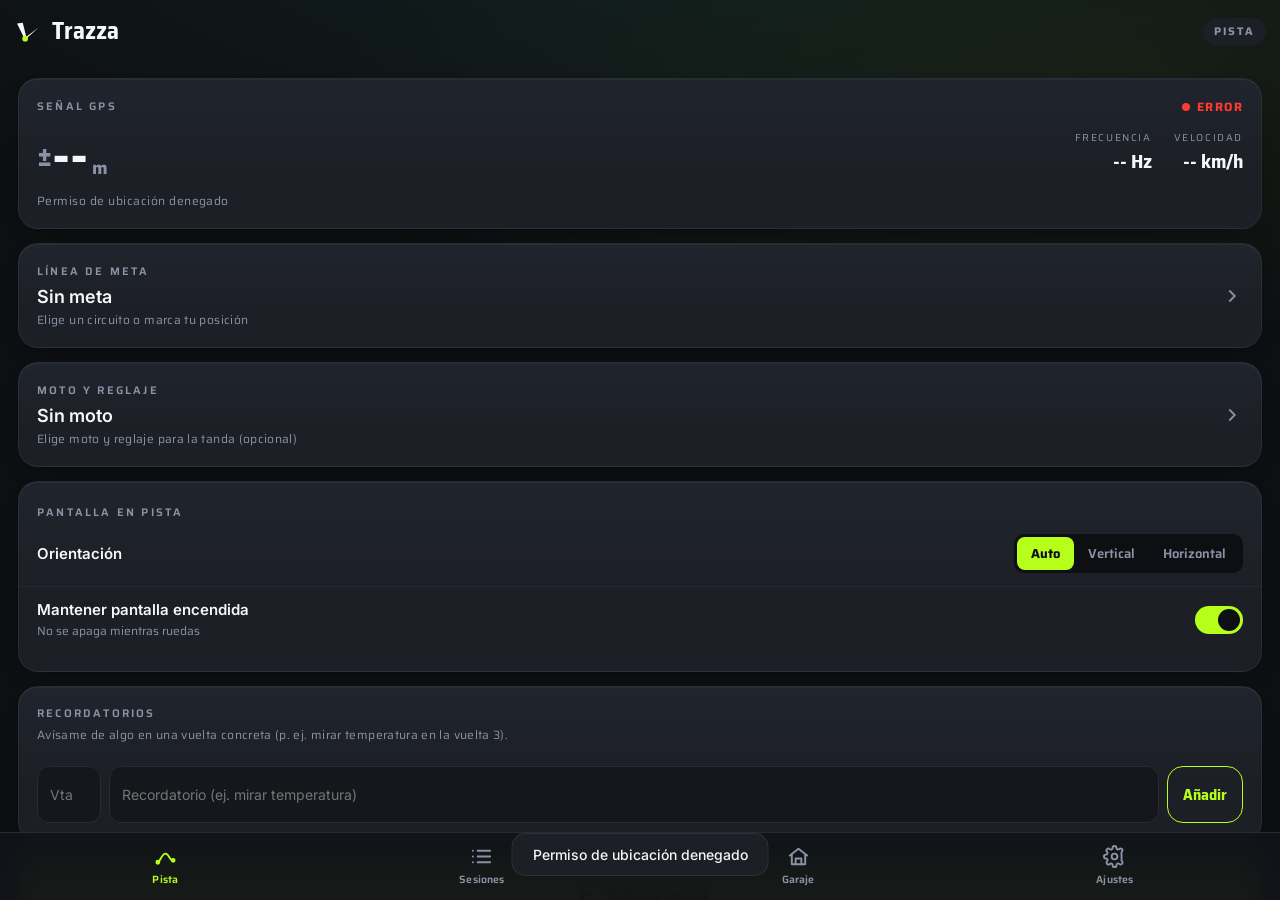
<file: app/index.html>
<!DOCTYPE html>
<html lang="es">
<head>
  <meta charset="utf-8">
  <meta name="viewport" content="width=device-width, initial-scale=1, viewport-fit=cover, maximum-scale=1, user-scalable=no">
  <meta name="theme-color" content="#0E0F12">
  <title>Trazza · Cronómetro de pista</title>

  <link rel="manifest" href="manifest.webmanifest">
  <meta name="apple-mobile-web-app-capable" content="yes">
  <meta name="mobile-web-app-capable" content="yes">
  <meta name="apple-mobile-web-app-status-bar-style" content="black-translucent">
  <meta name="apple-mobile-web-app-title" content="Trazza">
  <link rel="apple-touch-icon" href="icons/icon-180.png">
  <link rel="icon" type="image/svg+xml" href="icons/icon.svg">

  <link rel="preconnect" href="https://fonts.googleapis.com">
  <link rel="preconnect" href="https://fonts.gstatic.com" crossorigin>
  <link href="https://fonts.googleapis.com/css2?family=Saira:wght@400;500;600;700;800&family=Saira+Semi+Condensed:wght@600;700;800&family=Inter:wght@400;500;600;700&display=swap" rel="stylesheet">

  <link rel="stylesheet" href="app.css?v=20261112a">
</head>
<body>

<!-- ===================== INICIO ===================== -->
<section id="screen-home" class="screen active">
  <header class="appbar">
    <div class="brand">
      <svg width="28" height="28" viewBox="0 0 128 128"><path d="M14 30 L50 104 L122 40 L116 46 L56 90 L40 26 Z" fill="#F5F7FA"></path><circle cx="51" cy="99" r="13" fill="#B6FF1A"></circle></svg>
      <span class="brand-name">Trazza</span>
    </div>
    <span class="appbar-tag">Pista</span>
  </header>

  <div class="scroll">
    <!-- Estado GPS -->
    <button class="card gps-card" id="gps-card">
      <div class="card-head">
        <span class="kicker">Señal GPS</span>
        <span class="fixpill" id="gps-pill"><i class="dot"></i><span id="gps-pill-text">SIN FIX</span></span>
      </div>
      <div class="gps-main">
        <div class="gps-acc"><span id="gps-acc">--</span><em>m</em></div>
        <div class="gps-sub">
          <div><span class="k">Frecuencia</span><span class="v" id="gps-hz">-- Hz</span></div>
          <div><span class="k">Velocidad</span><span class="v" id="gps-spd">-- km/h</span></div>
        </div>
      </div>
      <div class="gps-hint" id="gps-hint">Toca para activar la ubicación</div>
    </button>

    <!-- Meta -->
    <button class="card row-card" id="meta-card">
      <div>
        <span class="kicker">Línea de meta</span>
        <div class="row-title" id="meta-name">Sin meta</div>
        <div class="row-sub" id="meta-sub">Elige un circuito o marca tu posición</div>
      </div>
      <svg class="chev" width="22" height="22" viewBox="0 0 24 24" fill="none" stroke="#8A93A6" stroke-width="2"><path d="M9 6l6 6-6 6"/></svg>
    </button>

    <!-- Moto y reglaje (pre-tanda) -->
    <button class="card row-card" id="bike-card">
      <div>
        <span class="kicker">Moto y reglaje</span>
        <div class="row-title" id="bike-card-name">Sin moto</div>
        <div class="row-sub" id="bike-card-sub">Elige moto y reglaje para la tanda (opcional)</div>
        <div class="bike-warn" id="bike-card-warn" hidden></div>
      </div>
      <svg class="chev" width="22" height="22" viewBox="0 0 24 24" fill="none" stroke="#8A93A6" stroke-width="2"><path d="M9 6l6 6-6 6"/></svg>
    </button>

    <!-- Pantalla en pista (orientación + mantener encendida) -->
    <div class="card screen-opts">
      <span class="kicker">Pantalla en pista</span>
      <div class="grow">
        <div class="g-title">Orientación</div>
        <div class="pills" id="orient">
          <button data-orient="auto" class="on">Auto</button>
          <button data-orient="vertical">Vertical</button>
          <button data-orient="horizontal">Horizontal</button>
        </div>
      </div>
      <div class="hr"></div>
      <div class="grow">
        <div><div class="g-title">Mantener pantalla encendida</div><div class="g-sub">No se apaga mientras ruedas</div></div>
        <button class="sw" data-toggle="wakelock" id="sw-wakelock-home"><i></i></button>
      </div>
    </div>

    <!-- Recordatorios -->
    <div class="card rem-card">
      <div class="card-head">
        <span class="kicker">Recordatorios</span>
        <span class="rem-count" id="rem-count"></span>
      </div>
      <p class="row-sub" id="rem-empty">Avísame de algo en una vuelta concreta (p. ej. mirar temperatura en la vuelta 3).</p>
      <div id="rem-list" class="rem-list"></div>
      <div class="rem-add">
        <input type="number" id="rem-lap" min="1" max="99" inputmode="numeric" placeholder="Vta." aria-label="Vuelta" />
        <input type="text" id="rem-text" maxlength="60" placeholder="Recordatorio (ej. mirar temperatura)" aria-label="Texto del recordatorio" />
        <button class="ghost" id="rem-add-btn" type="button">Añadir</button>
      </div>
    </div>

    <!-- Arranque -->
    <button class="cta" id="btn-start" disabled>
      <svg width="22" height="22" viewBox="0 0 24 24" fill="#0E0F12"><path d="M8 5v14l11-7z"/></svg>
      <span>Salir a pista</span>
    </button>
    <div class="cta-reason" id="start-reason">Esperando señal GPS y meta…</div>
  </div>
</section>

<!-- ===================== SESIONES ===================== -->
<section id="screen-sessions" class="screen">
  <header class="appbar">
    <span class="appbar-title left">Sesiones</span>
    <span class="appbar-spacer"></span>
  </header>
  <div class="scroll">
    <div class="card dash-card" id="home-dash" hidden>
      <span class="kicker">Tu resumen</span>
      <div class="dash-grid">
        <div><span class="k">Sesiones</span><span class="v" id="dash-sessions">0</span></div>
        <div><span class="k">Vueltas</span><span class="v" id="dash-laps">0</span></div>
        <div><span class="k">Km en pista</span><span class="v cyan" id="dash-km">0</span></div>
        <div><span class="k">Mejor récord</span><span class="v green" id="dash-record">--</span></div>
      </div>
    </div>
    <div class="list-head"><span class="kicker">Tus tandas</span></div>
    <div id="session-list" class="stack"></div>
  </div>
</section>

<!-- ===================== ANTES DE SALIR (preflight) ===================== -->
<section id="screen-preflight" class="screen">
  <header class="appbar">
    <button class="icon-btn" data-go="home" aria-label="Atrás">
      <svg width="22" height="22" viewBox="0 0 24 24" fill="none" stroke="#F5F7FA" stroke-width="2.2"><path d="M15 6l-6 6 6 6"/></svg>
    </button>
    <span class="appbar-title left">Antes de salir</span>
    <span class="appbar-spacer"></span>
  </header>
  <div class="scroll">
    <div class="list-head"><span class="kicker">Comprobación</span></div>
    <div class="group checks">
      <div class="chk" id="chk-gps"><span class="ci"></span><div class="cx"><div class="ct">Señal GPS</div><div class="cs" id="chk-gps-sub">--</div></div></div>
      <div class="hr"></div>
      <div class="chk" id="chk-circuit"><span class="ci"></span><div class="cx"><div class="ct">Circuito y meta</div><div class="cs" id="chk-circuit-sub">--</div></div></div>
      <div class="hr"></div>
      <div class="chk" id="chk-bike"><span class="ci"></span><div class="cx"><div class="ct">Moto y reglaje</div><div class="cs" id="chk-bike-sub">--</div></div></div>
      <div class="hr"></div>
      <div class="chk" id="chk-sensors"><span class="ci"></span><div class="cx"><div class="ct">Sensores (inclinación y G)</div><div class="cs" id="chk-sensors-sub">--</div></div></div>
      <div class="hr"></div>
      <div class="chk" id="chk-screen"><span class="ci"></span><div class="cx"><div class="ct">Pantalla</div><div class="cs" id="chk-screen-sub">--</div></div></div>
    </div>
    <p class="help" id="preflight-note">Fija el móvil en el soporte, con la moto recta y parada. El cronómetro arranca en tu primer paso por meta.</p>
  </div>
  <div class="dock"><button class="cta" id="btn-preflight-go"><span>Salir a pista</span></button></div>
</section>

<!-- ===================== META ===================== -->
<section id="screen-meta" class="screen">
  <header class="appbar">
    <button class="icon-btn" data-go="home" aria-label="Atrás">
      <svg width="22" height="22" viewBox="0 0 24 24" fill="none" stroke="#F5F7FA" stroke-width="2.2"><path d="M15 6l-6 6 6 6"/></svg>
    </button>
    <span class="appbar-title">Línea de meta</span>
    <span class="appbar-spacer"></span>
  </header>

  <div class="scroll">
    <canvas id="meta-map" class="map"></canvas>
    <div class="map-legend">
      <span><i class="lg lg-pos"></i>Tu posición</span>
      <span><i class="lg lg-fin"></i>Meta</span>
      <span><i class="lg lg-rad"></i>Radio captura</span>
    </div>

    <button class="cta" id="btn-mark-here" disabled>
      <svg width="20" height="20" viewBox="0 0 24 24" fill="none" stroke="#0E0F12" stroke-width="2"><path d="M12 21s-7-6.4-7-11a7 7 0 1 1 14 0c0 4.6-7 11-7 11z"/><circle cx="12" cy="10" r="2.5" fill="#0E0F12"/></svg>
      <span>Marcar meta en mi posición</span>
    </button>
    <div class="cta-reason" id="mark-reason">Esperando señal GPS…</div>

    <button class="ghost full" id="btn-create-circuit" style="margin-top:14px">
      <svg width="18" height="18" viewBox="0 0 24 24" fill="none" stroke="#B6FF1A" stroke-width="2"><path d="M3 17c4-1 5-9 9-9s5 8 9 7" stroke-linecap="round"/><circle cx="3" cy="17" r="1.6" fill="#B6FF1A"/></svg>
      <span>Crear circuito (grabar o punto a punto)</span>
    </button>

    <div class="divider"><span>circuitos</span></div>
    <div id="preset-list" class="stack"></div>

    <div class="divider" id="saved-divider" hidden><span>guardadas</span></div>
    <div id="saved-list" class="stack"></div>
  </div>

  <div class="dock">
    <button class="cta" id="btn-confirm-meta" disabled><span>Usar esta meta</span></button>
  </div>
</section>

<!-- ===================== CONSTRUCTOR DE CIRCUITO ===================== -->
<section id="screen-builder" class="screen">
  <header class="appbar">
    <button class="icon-btn" data-go="meta" aria-label="Atrás">
      <svg width="22" height="22" viewBox="0 0 24 24" fill="none" stroke="#F5F7FA" stroke-width="2.2"><path d="M15 6l-6 6 6 6"/></svg>
    </button>
    <span class="appbar-title">Crear circuito</span>
    <span class="appbar-spacer"></span>
  </header>

  <div class="scroll">
    <canvas id="builder-map" class="map"></canvas>
    <div class="bld-stats">
      <div><span class="k">Puntos</span><span class="v" id="bld-points">0</span></div>
      <div><span class="k">Distancia</span><span class="v" id="bld-dist">0 m</span></div>
      <div><span class="k">GPS</span><span class="v" id="bld-gps">±-- m</span></div>
    </div>

    <div class="pills wide" id="bld-mode">
      <button data-mode="record" class="on">Grabar por GPS</button>
      <button data-mode="manual">Punto a punto</button>
    </div>

    <!-- modo grabar -->
    <div id="bld-record">
      <p class="help" id="bld-record-help">Ponte en la línea de meta y dale a grabar. Da una vuelta completa y para. La app dibuja el trazado sola.</p>
      <button class="cta" id="btn-rec-toggle" disabled><span>Empezar a grabar</span></button>
    </div>

    <!-- modo punto a punto -->
    <div id="bld-manual" hidden>
      <p class="help">Fija la meta y ve pineando puntos del trazado (en boxes, andando o despacio). Cierra cuando vuelvas a la meta.</p>
      <button class="cta" id="btn-pin" disabled><span>Fijar meta aquí</span></button>
      <button class="ghost full" id="btn-undo" style="margin-top:10px" disabled><span>Deshacer último punto</span></button>
    </div>
  </div>

  <div class="dock">
    <button class="cta" id="btn-save-circuit" disabled><span>Cerrar y guardar circuito</span></button>
  </div>
</section>

<!-- ===================== HUD ===================== -->
<section id="screen-hud" class="screen hud">
  <div class="hud-reminder" id="hud-reminder" hidden role="alert"></div>
  <!-- tira de estado (telemetría) -->
  <div class="hud-strip">
    <i class="hs-dot" id="hud-strip-dot"></i>
    <span id="hud-strip-gps">GPS -- Hz · ±-- m</span>
    <span class="hs-sens" id="hud-strip-sens" hidden>sensores -- Hz</span>
    <span class="hs-spacer"></span>
    <span id="hud-clock">--:--</span>
  </div>

  <div class="hud-top">
    <span class="hud-lapnum" id="hud-lapnum">VUELTA 00</span>
    <span class="hud-top-best"><em>MEJOR</em><b id="hud-best">--</b></span>
    <button class="hud-fin" id="btn-stop">FIN</button>
  </div>

  <div class="hud-body">
    <canvas id="hud-map" class="hud-map"></canvas>
    <div class="hud-block">
      <span class="kicker amber">Vuelta en curso</span>
      <div class="hero" id="hud-cur">0:00<span class="ms">.000</span></div>
    </div>

    <div class="delta2" id="hud-delta">
      <div class="d2-main">
        <span class="kicker">Delta · por distancia</span>
        <div class="delta-num" id="hud-delta-num">--</div>
      </div>
      <div class="d2-side">
        <div><span class="k">Previsión</span><b id="hud-prevision">--</b></div>
        <div><span class="k">Última</span><b id="hud-last">--</b></div>
      </div>
    </div>

    <div class="sectors" id="hud-sectors"></div>

    <div class="hud-fill"></div>

    <div class="hud-data">
      <div class="hd-cell">
        <span class="k">Velocidad</span>
        <div class="hd-v cyan"><span id="hud-spd">0</span><em id="hud-spd-unit">km/h</em></div>
        <span class="hd-sub">máx <b id="hud-spdmax">0</b></span>
      </div>
      <div class="hd-cell tel" id="hud-tel-lean" hidden>
        <span class="k">Inclinación</span>
        <div class="hd-v"><span id="hud-lean">0</span><em>°</em></div>
        <span class="hd-sub" id="hud-lean-side">—</span>
      </div>
      <div class="hd-cell tel" id="hud-tel-g" hidden>
        <span class="k">Fuerza G</span>
        <div class="hd-v"><span id="hud-g">0.0</span><em>g</em></div>
        <span class="hd-sub">lat + fren</span>
      </div>
    </div>
  </div>

  <!-- MODO TRACK (horizontal): info mínima + delta a pantalla completa -->
  <div id="track-mode">
    <div class="tk-bar">
      <div class="tk-stats">
        <div><span class="k">Vueltas</span><b id="tk-laps">0</b></div>
        <div><span class="k">Tanda</span><b id="tk-elapsed">0:00</b></div>
        <div><span class="k">Anterior</span><b id="tk-last">--</b></div>
        <div><span class="k">Mejor</span><b id="tk-best">--</b></div>
      </div>
      <button class="tk-fin" id="tk-stop">FIN</button>
    </div>
    <div class="tk-cur" id="tk-cur">0:00.0</div>
    <div class="tk-delta" id="tk-delta">—</div>
    <div class="tk-deltak" id="tk-deltak">vs vuelta rápida</div>
  </div>
</section>

<!-- ===================== RESUMEN ===================== -->
<section id="screen-summary" class="screen">
  <header class="appbar">
    <button class="icon-btn" data-go="home" aria-label="Atrás">
      <svg width="22" height="22" viewBox="0 0 24 24" fill="none" stroke="#F5F7FA" stroke-width="2.2"><path d="M15 6l-6 6 6 6"/></svg>
    </button>
    <span class="appbar-title" id="sum-title">Sesión</span>
    <button class="icon-btn" id="btn-del-session" aria-label="Borrar">
      <svg width="20" height="20" viewBox="0 0 24 24" fill="none" stroke="#FF3B30" stroke-width="2"><path d="M3 6h18M8 6V4h8v2M6 6l1 14h10l1-14"/></svg>
    </button>
  </header>

  <div class="scroll">
    <div class="card sum-card">
      <span class="kicker green">Mejor vuelta</span>
      <div class="sum-best" id="sum-best">--</div>
      <div class="sum-stats grid6">
        <div><span class="k">Óptima</span><span class="v green" id="sum-opt">--</span></div>
        <div><span class="k">Media</span><span class="v" id="sum-avg">--</span></div>
        <div><span class="k">Vueltas</span><span class="v" id="sum-count">0</span></div>
        <div><span class="k">V. máx</span><span class="v cyan" id="sum-vmax">--</span></div>
        <div><span class="k">Distancia</span><span class="v" id="sum-dist">--</span></div>
        <div><span class="k">Constancia</span><span class="v" id="sum-cons">--</span></div>
      </div>
      <div class="opt-note">Óptima = suma de tus mejores sectores · Constancia = desviación entre vueltas</div>
    </div>

    <div class="card imu-card" id="sum-imu" hidden>
      <div class="imu-cell">
        <span class="kicker">Inclinación máx</span>
        <div class="imu-num" id="sum-lean">--</div>
        <div class="imu-sub" id="sum-lean-lr">--</div>
      </div>
      <div class="imu-cell">
        <span class="kicker cyan">G máx (lat+fren)</span>
        <div class="imu-num cyan" id="sum-g">--</div>
        <div class="imu-sub">del acelerómetro del móvil</div>
      </div>
    </div>

    <div class="record" id="sum-record" hidden></div>

    <button class="cta analyze" id="btn-analyze">
      <svg width="20" height="20" viewBox="0 0 24 24" fill="none" stroke="#0E0F12" stroke-width="2.2"><path d="M4 19V5M4 19h16M8 15l4-5 3 3 4-6" stroke-linecap="round" stroke-linejoin="round"/></svg>
      <span>Analizar tanda</span>
    </button>

    <div class="pills sm" id="sum-colormode" hidden>
      <button data-cm="spd" class="on">Velocidad</button>
      <button data-cm="lean">Inclinación</button>
    </div>
    <div class="map-wrap">
      <canvas id="sum-map" class="map"></canvas>
      <div class="map-zoom">
        <button id="zoom-in" aria-label="Acercar">＋</button>
        <button id="zoom-out" aria-label="Alejar">－</button>
        <button id="zoom-reset" aria-label="Restablecer">⟲</button>
      </div>
    </div>
    <div class="map-legend" id="sum-legend">
      <span><i class="lg" style="background:#FF3B30"></i>Lento</span>
      <span><i class="lg" style="background:#FF9E1B"></i>Medio</span>
      <span><i class="lg" style="background:#1FE0C8"></i>Rápido</span>
      <span><i class="lg" style="background:rgba(138,147,166,.5)"></i>Resto</span>
    </div>

    <div class="laps-head"><span class="kicker">Vuelta</span><span class="kicker">Tiempo · Δ</span></div>
    <div id="sum-laps" class="stack tight"></div>

    <div class="export">
      <button class="ghost" id="btn-csv">
        <svg width="18" height="18" viewBox="0 0 24 24" fill="none" stroke="#B6FF1A" stroke-width="2"><path d="M12 3v12M7 10l5 5 5-5M5 21h14"/></svg>
        <span>Vueltas CSV</span>
      </button>
      <button class="ghost cyan" id="btn-gpx">
        <svg width="18" height="18" viewBox="0 0 24 24" fill="none" stroke="#1FE0C8" stroke-width="2"><path d="M12 3v12M7 10l5 5 5-5M5 21h14"/></svg>
        <span>Track GPX</span>
      </button>
    </div>
  </div>
</section>

<!-- ===================== GARAJE ===================== -->
<section id="screen-garage" class="screen">
  <header class="appbar">
    <span class="appbar-title left">Garaje</span>
    <span class="appbar-spacer"></span>
  </header>
  <div class="scroll">
    <p class="help" id="garage-empty" hidden>Aún no tienes motos. Añade la tuya para llevar el mantenimiento por horas de motor y tus reglajes.</p>
    <div id="bike-list" class="stack"></div>
    <button class="cta" id="btn-add-bike" style="margin-top:14px">
      <svg width="20" height="20" viewBox="0 0 24 24" fill="none" stroke="#0E0F12" stroke-width="2.2"><path d="M12 5v14M5 12h14" stroke-linecap="round"/></svg>
      <span>Añadir moto</span>
    </button>
  </div>
</section>

<!-- ===================== MOTO (detalle) ===================== -->
<section id="screen-bike" class="screen">
  <header class="appbar">
    <button class="icon-btn" id="bike-back" aria-label="Atrás">
      <svg width="22" height="22" viewBox="0 0 24 24" fill="none" stroke="#F5F7FA" stroke-width="2.2"><path d="M15 6l-6 6 6 6"/></svg>
    </button>
    <span class="appbar-title" id="bike-title">Moto</span>
    <button class="icon-btn" id="bike-edit" aria-label="Editar">
      <svg width="20" height="20" viewBox="0 0 24 24" fill="none" stroke="#8A93A6" stroke-width="2"><path d="M12 20h9M16.5 3.5a2.1 2.1 0 0 1 3 3L7 19l-4 1 1-4z"/></svg>
    </button>
  </header>
  <div class="scroll">
    <div class="card">
      <div class="row-title" id="bike-name2">—</div>
      <div class="row-sub" id="bike-specs">—</div>
      <div class="sum-stats" style="margin-top:12px">
        <div><span class="k">Horas de motor</span><span class="v cyan" id="bike-hours">0 h</span></div>
        <div><span class="k">Mantenimiento</span><span class="v" id="bike-maint-count">—</span></div>
      </div>
    </div>

    <button class="cta analyze" id="btn-use-bike"><span>Usar esta moto en la tanda</span></button>

    <div class="list-head"><span class="kicker">Mantenimiento por horas</span></div>
    <div id="bike-maint" class="stack tight"></div>

    <div class="list-head"><span class="kicker">Reglajes</span><button class="mini-add" id="btn-add-setup">+ Añadir</button></div>
    <div id="bike-setups" class="stack tight"></div>

    <div class="list-head"><span class="kicker">Mejor tiempo por reglaje</span></div>
    <div id="bike-best" class="stack tight"></div>

    <button class="ghost full danger-ghost" id="btn-del-bike" style="margin-top:18px"><span>Borrar esta moto</span></button>
  </div>
</section>

<!-- ===================== EDITAR MOTO ===================== -->
<section id="screen-bike-edit" class="screen">
  <header class="appbar">
    <button class="icon-btn" id="bike-edit-back" aria-label="Atrás">
      <svg width="22" height="22" viewBox="0 0 24 24" fill="none" stroke="#F5F7FA" stroke-width="2.2"><path d="M15 6l-6 6 6 6"/></svg>
    </button>
    <span class="appbar-title" id="bike-edit-title">Nueva moto</span>
    <span class="appbar-spacer"></span>
  </header>
  <div class="scroll"><div id="bike-form" class="form"></div></div>
  <div class="dock"><button class="cta" id="btn-save-bike"><span>Guardar moto</span></button></div>
</section>

<!-- ===================== EDITAR REGLAJE ===================== -->
<section id="screen-setup-edit" class="screen">
  <header class="appbar">
    <button class="icon-btn" id="setup-back" aria-label="Atrás">
      <svg width="22" height="22" viewBox="0 0 24 24" fill="none" stroke="#F5F7FA" stroke-width="2.2"><path d="M15 6l-6 6 6 6"/></svg>
    </button>
    <span class="appbar-title" id="setup-title">Reglaje</span>
    <button class="icon-btn" id="setup-del" aria-label="Borrar">
      <svg width="20" height="20" viewBox="0 0 24 24" fill="none" stroke="#FF3B30" stroke-width="2"><path d="M3 6h18M8 6V4h8v2M6 6l1 14h10l1-14"/></svg>
    </button>
  </header>
  <div class="scroll"><div id="setup-form" class="form"></div></div>
  <div class="dock"><button class="cta" id="btn-save-setup"><span>Guardar reglaje</span></button></div>
</section>

<!-- ===================== ANÁLISIS DE TANDA ===================== -->
<section id="screen-analysis" class="screen">
  <header class="appbar">
    <button class="icon-btn" id="an-back" aria-label="Atrás">
      <svg width="22" height="22" viewBox="0 0 24 24" fill="none" stroke="#F5F7FA" stroke-width="2.2"><path d="M15 6l-6 6 6 6"/></svg>
    </button>
    <span class="appbar-title" id="an-title">Análisis</span>
    <span class="appbar-spacer"></span>
  </header>

  <div class="scroll">
    <!-- selector de vueltas a comparar -->
    <div class="an-pick">
      <label class="an-sel"><span class="k cyan">Vuelta A</span><select id="an-a"></select></label>
      <span class="an-vs">vs</span>
      <label class="an-sel"><span class="k amber">Vuelta B</span><select id="an-b"></select></label>
    </div>

    <!-- narrativa: dónde está la vuelta -->
    <div class="card an-narr" id="an-narr"></div>

    <!-- delta por distancia (el héroe: tu delta, hecho visual) -->
    <div class="an-chart-wrap">
      <div class="an-chart-head"><span class="kicker">Delta por distancia</span><span class="an-hint">verde: A va por delante · rojo: A pierde</span></div>
      <canvas id="an-delta" class="an-chart"></canvas>
    </div>

    <!-- velocidad por distancia -->
    <div class="an-chart-wrap">
      <div class="an-chart-head"><span class="kicker">Velocidad por distancia</span>
        <span class="an-hint"><i class="lg" style="background:#1FE0C8"></i>A&nbsp;&nbsp;<i class="lg" style="background:#FF9E1B"></i>B</span></div>
      <canvas id="an-speed" class="an-chart"></canvas>
    </div>

    <!-- inclinación por distancia (solo si la tanda registró sensores) -->
    <div class="an-chart-wrap" id="an-lean-wrap" hidden>
      <div class="an-chart-head"><span class="kicker">Inclinación por distancia</span>
        <span class="an-hint">IZQ ·/· DER · del IMU del móvil</span></div>
      <canvas id="an-lean" class="an-chart"></canvas>
    </div>

    <!-- tabla de vueltas y sectores -->
    <div class="laps-head"><span class="kicker">Vueltas y sectores</span><span class="kicker">Tiempo · Δ</span></div>
    <div id="an-laps" class="stack tight"></div>

    <!-- curva a curva (de la vuelta A) -->
    <div class="laps-head" id="an-corners-head" hidden><span class="kicker">Curva a curva</span><span class="an-hint" id="an-corners-sub"></span></div>
    <div id="an-corners" class="stack tight"></div>

    <p class="foot" id="an-honesty">GPS del móvil ≈1 Hz: trabajamos en <b>décimas, no centésimas</b>. Las gráficas van por <b>distancia recorrida</b> y se suavizan entre fixes.</p>
  </div>
</section>

<!-- ===================== AJUSTES ===================== -->
<section id="screen-settings" class="screen">
  <header class="appbar">
    <span class="appbar-title left">Ajustes</span>
    <span class="appbar-spacer"></span>
  </header>

  <div class="scroll">
    <div class="list-head"><span class="kicker">Meta</span></div>
    <div class="group">
      <div class="grow">
        <div><div class="g-title">Radio de captura</div><div class="g-sub">Tolerancia alrededor del punto de meta</div></div>
        <div class="stepper"><button data-step="radius" data-d="-1">−</button><span id="set-radius">30 m</span><button data-step="radius" data-d="1">+</button></div>
      </div>
      <div class="hr"></div>
      <div class="grow">
        <div><div class="g-title">Vuelta mínima</div><div class="g-sub">Ignora cruces antes de este tiempo</div></div>
        <div class="stepper"><button data-step="minlap" data-d="-1">−</button><span id="set-minlap">20 s</span><button data-step="minlap" data-d="1">+</button></div>
      </div>
      <div class="hr"></div>
      <div class="grow">
        <div><div class="g-title">Sectores</div><div class="g-sub">Tramos para tiempos parciales y vuelta óptima</div></div>
        <div class="stepper"><button data-step="sectors" data-d="-1">−</button><span id="set-sectors">3</span><button data-step="sectors" data-d="1">+</button></div>
      </div>
    </div>

    <div class="list-head"><span class="kicker">Unidades</span></div>
    <div class="group">
      <div class="grow">
        <div class="g-title">Velocidad</div>
        <div class="pills" id="units"><button data-units="kmh" class="on">km/h</button><button data-units="mph">mph</button></div>
      </div>
    </div>

    <div class="list-head"><span class="kicker">Avisos</span></div>
    <div class="group">
      <div class="grow"><div class="g-title">Aviso sonoro de vuelta</div><button class="sw on" data-toggle="sound"><i></i></button></div>
      <div class="hr"></div>
      <div class="grow"><div class="g-title">Vibración háptica</div><button class="sw on" data-toggle="haptic"><i></i></button></div>
      <div class="hr"></div>
      <div class="grow"><div class="g-title">Pantalla siempre encendida</div><button class="sw on" data-toggle="wakelock"><i></i></button></div>
    </div>

    <div class="list-head"><span class="kicker">Sensores</span></div>
    <div class="group">
      <div class="grow">
        <div><div class="g-title">Inclinación y fuerzas G</div><div class="g-sub">Usa el acelerómetro y giroscopio del móvil. Se calibra al salir a pista (moto recta). Décimas de grado orientativas, no de telemetría profesional.</div></div>
        <button class="sw" data-toggle="imu"><i></i></button>
      </div>
    </div>

    <div class="list-head"><span class="kicker">Pruebas</span></div>
    <div class="group">
      <div class="grow">
        <div><div class="g-title">Modo demo (GPS simulado)</div><div class="g-sub">Da vueltas solo. Se apaga al recargar.</div></div>
        <button class="sw" data-toggle="sim"><i></i></button>
      </div>
    </div>

    <div class="list-head"><span class="kicker">Datos</span></div>
    <div class="group">
      <div class="grow clickable" id="btn-clear">
        <div><div class="g-title danger">Borrar todas las sesiones</div><div class="g-sub">No se puede deshacer</div></div>
        <svg width="20" height="20" viewBox="0 0 24 24" fill="none" stroke="#8A93A6" stroke-width="2"><path d="M9 6l6 6-6 6"/></svg>
      </div>
      <div class="grow clickable" id="btn-clear-records">
        <div><div class="g-title danger">Borrar récords de circuito</div><div class="g-sub">Restablece tus mejores marcas (PB)</div></div>
        <svg width="20" height="20" viewBox="0 0 24 24" fill="none" stroke="#8A93A6" stroke-width="2"><path d="M9 6l6 6-6 6"/></svg>
      </div>
    </div>

    <p class="foot">Trazza MVP · GPS del móvil ≈1 Hz · precisión a nivel de décimas</p>
  </div>
</section>

<!-- ===================== NAVEGACIÓN (tab bar) ===================== -->
<nav class="tabbar" id="tabbar">
  <button class="tab on" data-tab="home" type="button">
    <svg viewBox="0 0 24 24" fill="none" stroke="currentColor" stroke-width="2" stroke-linecap="round" stroke-linejoin="round"><path d="M4 18c3-1 4-9 8-9s4 8 8 7"/><circle cx="4" cy="18" r="1.5"/><circle cx="20" cy="16" r="1.5"/></svg>
    <span>Pista</span>
  </button>
  <button class="tab" data-tab="sessions" type="button">
    <svg viewBox="0 0 24 24" fill="none" stroke="currentColor" stroke-width="2" stroke-linecap="round" stroke-linejoin="round"><path d="M8 6h13M8 12h13M8 18h13M3 6h.01M3 12h.01M3 18h.01"/></svg>
    <span>Sesiones</span>
  </button>
  <button class="tab" data-tab="garage" type="button">
    <svg viewBox="0 0 24 24" fill="none" stroke="currentColor" stroke-width="2" stroke-linecap="round" stroke-linejoin="round"><path d="M3 11l9-7 9 7"/><path d="M5 10v10h14V10"/><path d="M9 20v-6h6v6"/></svg>
    <span>Garaje</span>
  </button>
  <button class="tab" data-tab="settings" type="button">
    <svg viewBox="0 0 24 24" fill="none" stroke="currentColor" stroke-width="2" stroke-linecap="round" stroke-linejoin="round"><circle cx="12" cy="12" r="3"/><path d="M19.4 15a1.65 1.65 0 0 0 .33 1.82l.06.06a2 2 0 1 1-2.83 2.83l-.06-.06a1.65 1.65 0 0 0-1.82-.33 1.65 1.65 0 0 0-1 1.51V21a2 2 0 0 1-4 0v-.09A1.65 1.65 0 0 0 9 19.4a1.65 1.65 0 0 0-1.82.33l-.06.06a2 2 0 1 1-2.83-2.83l.06-.06a1.65 1.65 0 0 0 .33-1.82 1.65 1.65 0 0 0-1.51-1H3a2 2 0 0 1 0-4h.09A1.65 1.65 0 0 0 4.6 9a1.65 1.65 0 0 0-.33-1.82l-.06-.06a2 2 0 1 1 2.83-2.83l.06.06a1.65 1.65 0 0 0 1.82.33H9a1.65 1.65 0 0 0 1-1.51V3a2 2 0 0 1 4 0v.09a1.65 1.65 0 0 0 1 1.51 1.65 1.65 0 0 0 1.82-.33l.06-.06a2 2 0 1 1 2.83 2.83l-.06.06a1.65 1.65 0 0 0-.33 1.82z"/></svg>
    <span>Ajustes</span>
  </button>
</nav>

<div id="toast" class="toast"></div>

<script src="detect.js?v=20261112a"></script>
<script src="analyze.js?v=20261112a"></script>
<script src="sensors.js?v=20261112a"></script>
<script src="garage.js?v=20261112a"></script>
<script src="cartagena-track.js?v=20261112a"></script>
<script src="sim.js?v=20261112a"></script>
<script src="app.js?v=20261112a"></script>
</body>
</html>
</file>
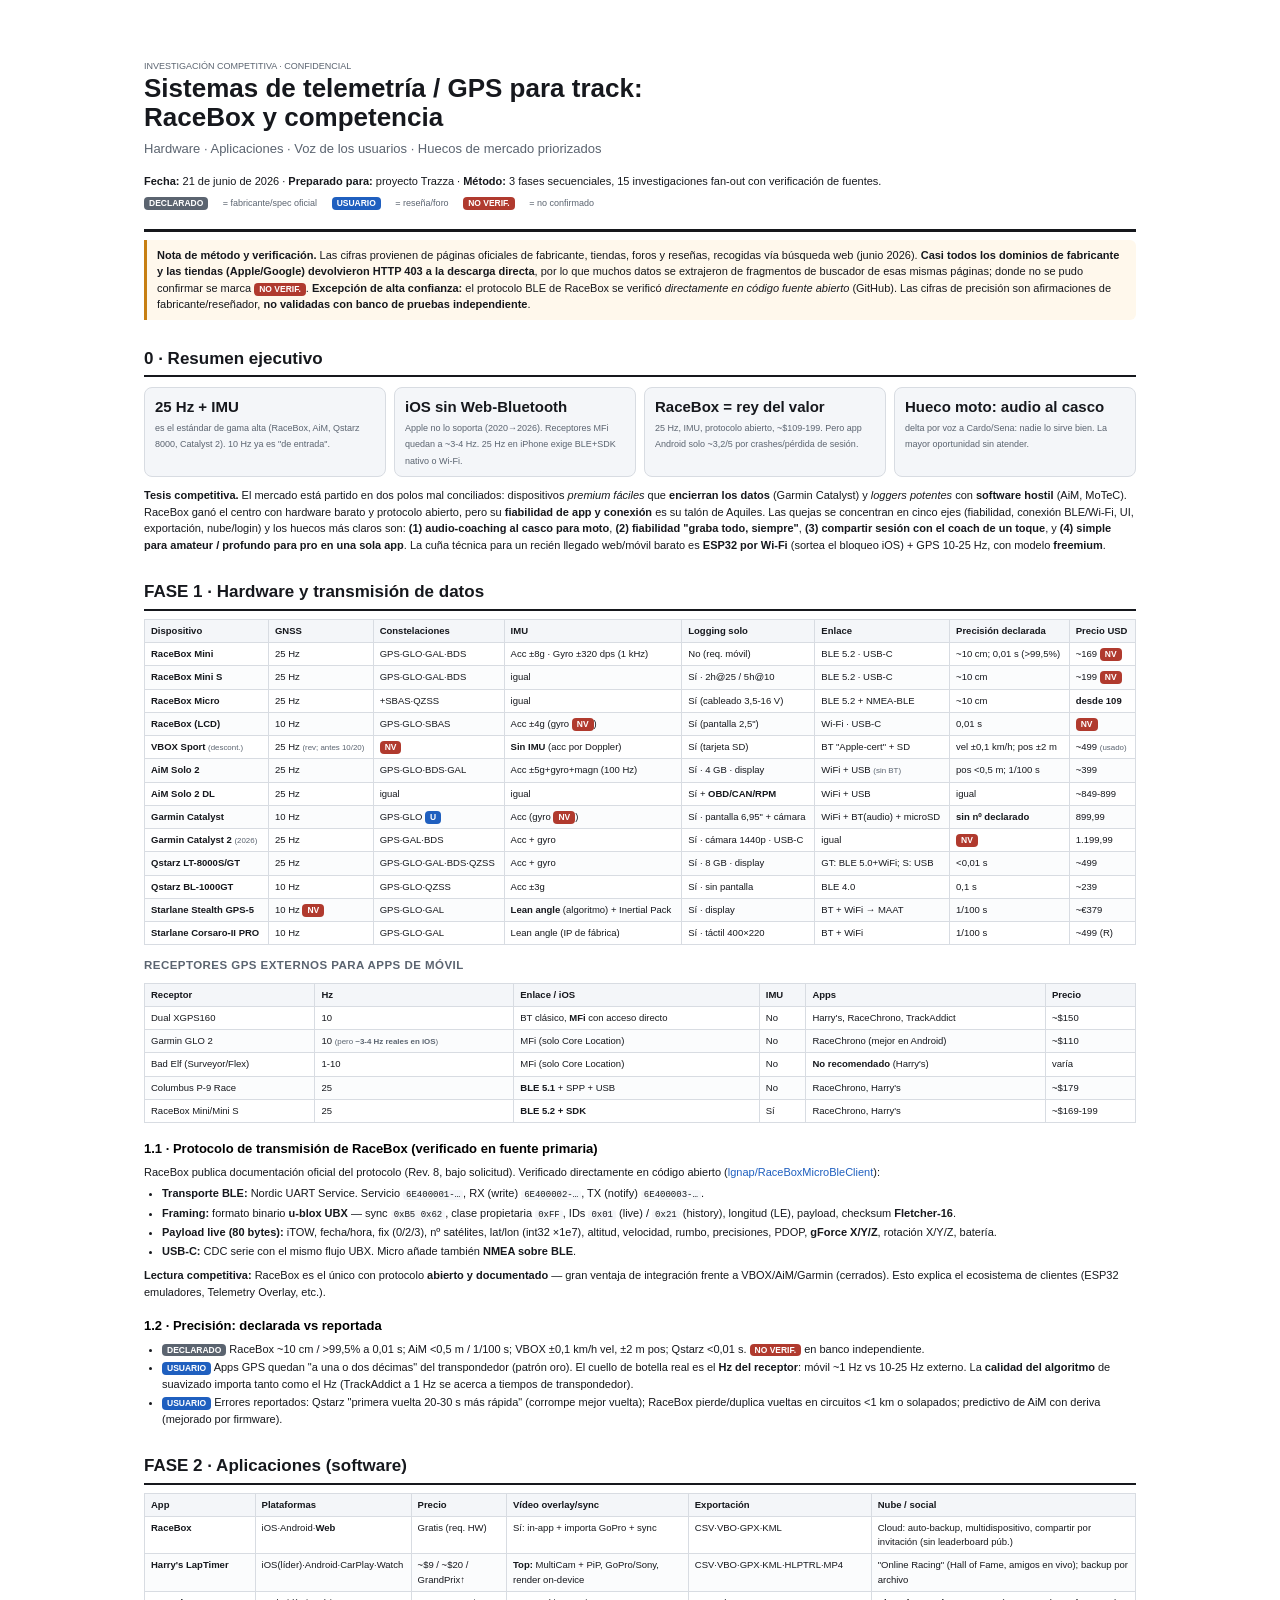
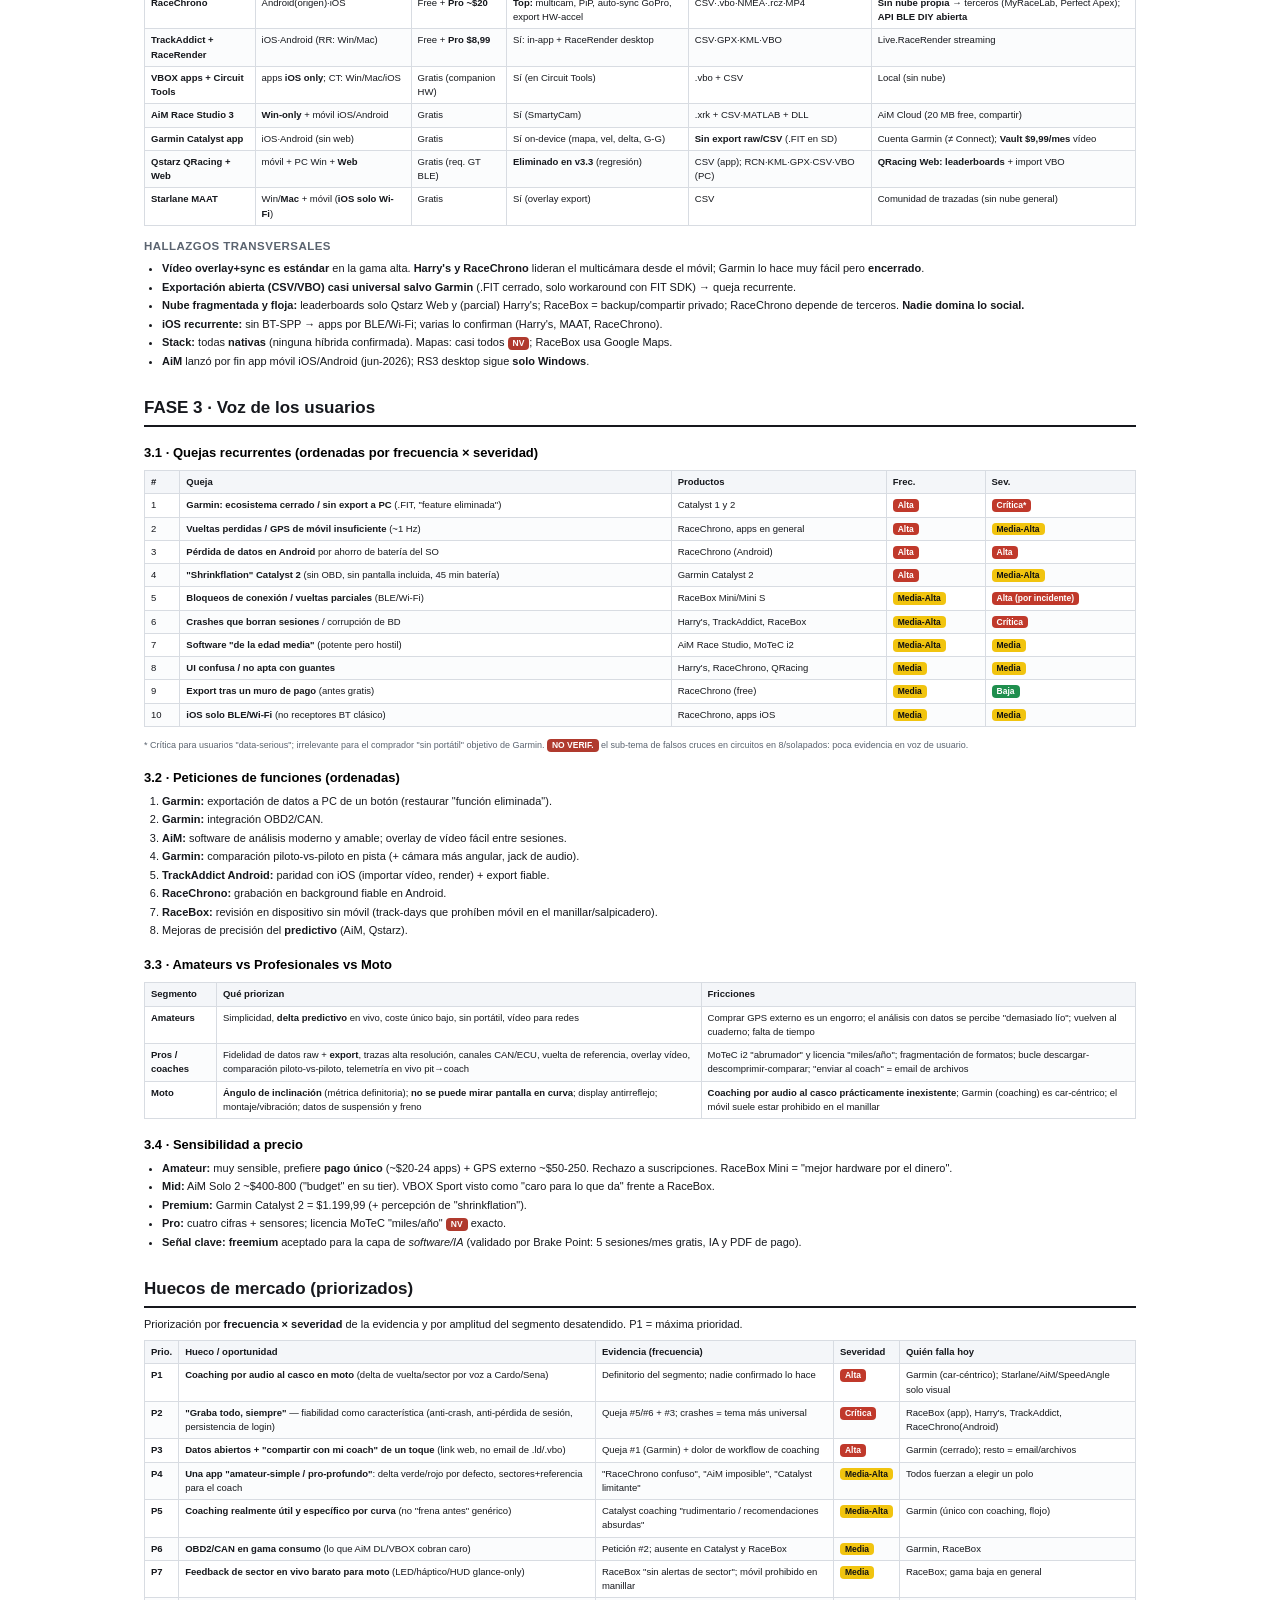
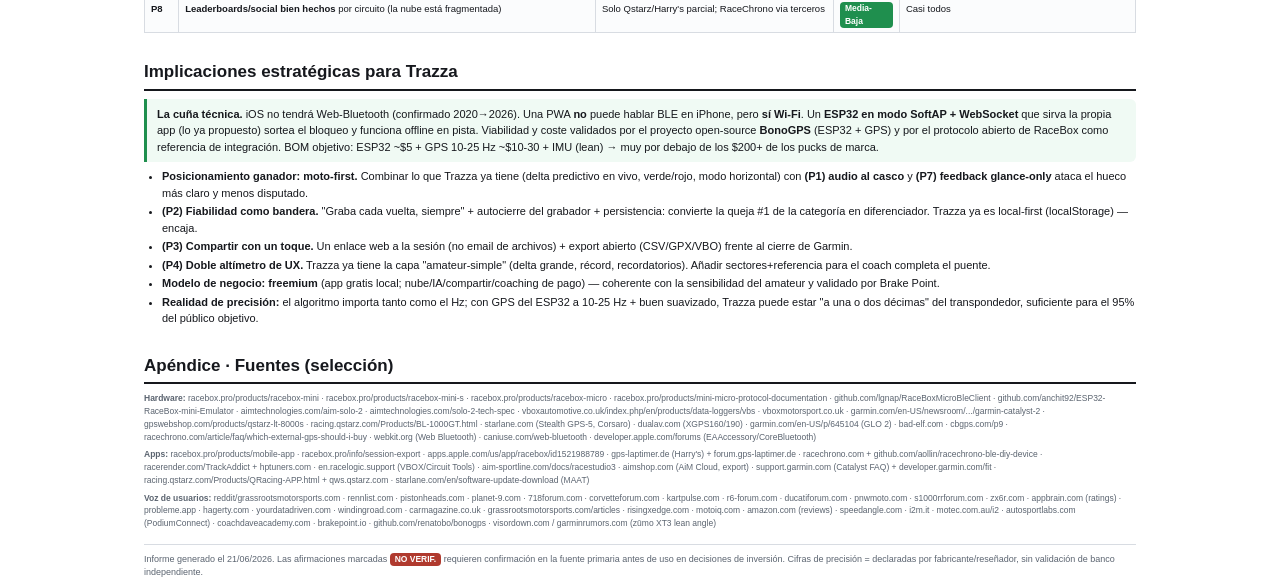
<file: research/informe-competitivo-telemetria-track.html>
<!doctype html>
<html lang="es">
<head>
<meta charset="utf-8">
<title>Investigación competitiva — Telemetría/GPS para track</title>
<style>
  :root{ --ink:#16181d; --mut:#5b6470; --line:#d8dce2; --bg:#fff; --accent:#0b6; --red:#c0392b; --amber:#c77f12; --green:#1f8f4e; --blue:#1f5fbf; --soft:#f4f6f9; }
  *{box-sizing:border-box;}
  html,body{margin:0;padding:0;color:var(--ink);background:var(--bg);
    font-family:-apple-system,"Segoe UI",Roboto,Helvetica,Arial,sans-serif;font-size:11px;line-height:1.5;}
  .wrap{max-width:1000px;margin:0 auto;padding:0 4px;}
  h1{font-size:26px;line-height:1.15;margin:0 0 6px;}
  h2{font-size:17px;margin:26px 0 8px;padding-bottom:4px;border-bottom:2px solid var(--ink);}
  h3{font-size:13px;margin:16px 0 5px;color:#000;}
  h4{font-size:11.5px;margin:11px 0 3px;color:var(--mut);text-transform:uppercase;letter-spacing:.04em;}
  p{margin:5px 0;}
  small{color:var(--mut);}
  a{color:var(--blue);text-decoration:none;word-break:break-all;}
  table{border-collapse:collapse;width:100%;margin:8px 0 12px;font-size:9.5px;}
  th,td{border:1px solid var(--line);padding:4px 6px;text-align:left;vertical-align:top;}
  th{background:var(--soft);font-weight:700;}
  tr:nth-child(even) td{background:#fbfcfd;}
  .tag{display:inline-block;border-radius:4px;padding:0 5px;font-size:8.5px;font-weight:700;white-space:nowrap;color:#fff;}
  .t-dec{background:#5b6470;} .t-usr{background:#1f5fbf;} .t-nv{background:#b03a2e;}
  .sev-hi{color:#fff;background:var(--red);} .sev-md{color:#111;background:#f1c40f;} .sev-lo{color:#fff;background:var(--green);}
  .badge{display:inline-block;border-radius:4px;padding:0 5px;font-size:8.5px;font-weight:700;}
  .cover{padding:60px 0 18px;border-bottom:3px solid var(--ink);margin-bottom:8px;}
  .cover .sub{font-size:13px;color:var(--mut);}
  .kpi{display:flex;gap:8px;flex-wrap:wrap;margin:10px 0;}
  .kpi div{flex:1;min-width:150px;border:1px solid var(--line);border-radius:8px;padding:8px 10px;background:var(--soft);}
  .kpi b{font-size:15px;display:block;}
  .note{border-left:3px solid var(--amber);background:#fff8ec;padding:7px 10px;margin:8px 0;border-radius:0 6px 6px 0;}
  .gap{border-left:3px solid var(--green);background:#f0faf4;padding:7px 10px;margin:6px 0;border-radius:0 6px 6px 0;}
  .legend span{margin-right:12px;}
  ul,ol{margin:5px 0 8px;padding-left:18px;} li{margin:2px 0;}
  .pagebreak{page-break-before:always;}
  .src{font-size:8.5px;color:var(--mut);}
  .src a{color:var(--mut);}
  .small-cap{font-size:9px;color:var(--mut);}
  code{background:var(--soft);padding:0 3px;border-radius:3px;font-size:9px;}
</style>
</head>
<body>
<div class="wrap">

<div class="cover">
  <div class="small-cap">INVESTIGACIÓN COMPETITIVA · CONFIDENCIAL</div>
  <h1>Sistemas de telemetría / GPS para track:<br>RaceBox y competencia</h1>
  <div class="sub">Hardware · Aplicaciones · Voz de los usuarios · Huecos de mercado priorizados</div>
  <p style="margin-top:14px"><b>Fecha:</b> 21 de junio de 2026 · <b>Preparado para:</b> proyecto Trazza · <b>Método:</b> 3 fases secuenciales, 15 investigaciones fan-out con verificación de fuentes.</p>
  <div class="legend small-cap" style="margin-top:8px">
    <span><span class="tag t-dec">DECLARADO</span> = fabricante/spec oficial</span>
    <span><span class="tag t-usr">USUARIO</span> = reseña/foro</span>
    <span><span class="tag t-nv">NO VERIF.</span> = no confirmado</span>
  </div>
</div>

<div class="note">
<b>Nota de método y verificación.</b> Las cifras provienen de páginas oficiales de fabricante, tiendas, foros y reseñas, recogidas vía búsqueda web (junio 2026). <b>Casi todos los dominios de fabricante y las tiendas (Apple/Google) devolvieron HTTP 403 a la descarga directa</b>, por lo que muchos datos se extrajeron de fragmentos de buscador de esas mismas páginas; donde no se pudo confirmar se marca <span class="tag t-nv">NO VERIF.</span>. <b>Excepción de alta confianza:</b> el protocolo BLE de RaceBox se verificó <i>directamente en código fuente abierto</i> (GitHub). Las cifras de precisión son afirmaciones de fabricante/reseñador, <b>no validadas con banco de pruebas independiente</b>.
</div>

<!-- ================= EXECUTIVE SUMMARY ================= -->
<h2>0 · Resumen ejecutivo</h2>
<div class="kpi">
  <div><b>25 Hz + IMU</b><span class="small-cap">es el estándar de gama alta (RaceBox, AiM, Qstarz 8000, Catalyst 2). 10 Hz ya es "de entrada".</span></div>
  <div><b>iOS sin Web-Bluetooth</b><span class="small-cap">Apple no lo soporta (2020→2026). Receptores MFi quedan a ~3-4 Hz. 25 Hz en iPhone exige BLE+SDK nativo o Wi-Fi.</span></div>
  <div><b>RaceBox = rey del valor</b><span class="small-cap">25 Hz, IMU, protocolo abierto, ~$109-199. Pero app Android solo ~3,2/5 por crashes/pérdida de sesión.</span></div>
  <div><b>Hueco moto: audio al casco</b><span class="small-cap">delta por voz a Cardo/Sena: nadie lo sirve bien. La mayor oportunidad sin atender.</span></div>
</div>
<p><b>Tesis competitiva.</b> El mercado está partido en dos polos mal conciliados: dispositivos <i>premium fáciles</i> que <b>encierran los datos</b> (Garmin Catalyst) y <i>loggers potentes</i> con <b>software hostil</b> (AiM, MoTeC). RaceBox ganó el centro con hardware barato y protocolo abierto, pero su <b>fiabilidad de app y conexión</b> es su talón de Aquiles. Las quejas se concentran en cinco ejes (fiabilidad, conexión BLE/Wi-Fi, UI, exportación, nube/login) y los huecos más claros son: <b>(1) audio-coaching al casco para moto</b>, <b>(2) fiabilidad "graba todo, siempre"</b>, <b>(3) compartir sesión con el coach de un toque</b>, y <b>(4) simple para amateur / profundo para pro en una sola app</b>. La cuña técnica para un recién llegado web/móvil barato es <b>ESP32 por Wi-Fi</b> (sortea el bloqueo iOS) + GPS 10-25 Hz, con modelo <b>freemium</b>.</p>

<!-- ================= PHASE 1 ================= -->
<h2 class="pagebreak">FASE 1 · Hardware y transmisión de datos</h2>

<table>
<thead><tr><th>Dispositivo</th><th>GNSS</th><th>Constelaciones</th><th>IMU</th><th>Logging solo</th><th>Enlace</th><th>Precisión declarada</th><th>Precio USD</th></tr></thead>
<tbody>
<tr><td><b>RaceBox Mini</b></td><td>25 Hz</td><td>GPS·GLO·GAL·BDS</td><td>Acc ±8g · Gyro ±320 dps (1 kHz)</td><td>No (req. móvil)</td><td>BLE 5.2 · USB-C</td><td>~10 cm; 0,01 s (&gt;99,5%)</td><td>~169 <span class="tag t-nv">NV</span></td></tr>
<tr><td><b>RaceBox Mini S</b></td><td>25 Hz</td><td>GPS·GLO·GAL·BDS</td><td>igual</td><td>Sí · 2h@25 / 5h@10</td><td>BLE 5.2 · USB-C</td><td>~10 cm</td><td>~199 <span class="tag t-nv">NV</span></td></tr>
<tr><td><b>RaceBox Micro</b></td><td>25 Hz</td><td>+SBAS·QZSS</td><td>igual</td><td>Sí (cableado 3,5-16 V)</td><td>BLE 5.2 + NMEA-BLE</td><td>~10 cm</td><td><b>desde 109</b></td></tr>
<tr><td><b>RaceBox (LCD)</b></td><td>10 Hz</td><td>GPS·GLO·SBAS</td><td>Acc ±4g (gyro <span class="tag t-nv">NV</span>)</td><td>Sí (pantalla 2,5")</td><td>Wi-Fi · USB-C</td><td>0,01 s</td><td><span class="tag t-nv">NV</span></td></tr>
<tr><td><b>VBOX Sport</b> <small>(descont.)</small></td><td>25 Hz <small>(rev; antes 10/20)</small></td><td><span class="tag t-nv">NV</span></td><td><b>Sin IMU</b> (acc por Doppler)</td><td>Sí (tarjeta SD)</td><td>BT "Apple-cert" + SD</td><td>vel ±0,1 km/h; pos ±2 m</td><td>~499 <small>(usado)</small></td></tr>
<tr><td><b>AiM Solo 2</b></td><td>25 Hz</td><td>GPS·GLO·BDS·GAL</td><td>Acc ±5g+gyro+magn (100 Hz)</td><td>Sí · 4 GB · display</td><td>WiFi + USB <small>(sin BT)</small></td><td>pos &lt;0,5 m; 1/100 s</td><td>~399</td></tr>
<tr><td><b>AiM Solo 2 DL</b></td><td>25 Hz</td><td>igual</td><td>igual</td><td>Sí + <b>OBD/CAN/RPM</b></td><td>WiFi + USB</td><td>igual</td><td>~849-899</td></tr>
<tr><td><b>Garmin Catalyst</b></td><td>10 Hz</td><td>GPS·GLO <span class="tag t-usr">U</span></td><td>Acc (gyro <span class="tag t-nv">NV</span>)</td><td>Sí · pantalla 6,95" + cámara</td><td>WiFi + BT(audio) + microSD</td><td><b>sin nº declarado</b></td><td>899,99</td></tr>
<tr><td><b>Garmin Catalyst 2</b> <small>(2026)</small></td><td>25 Hz</td><td>GPS·GAL·BDS</td><td>Acc + gyro</td><td>Sí · cámara 1440p · USB-C</td><td>igual</td><td><span class="tag t-nv">NV</span></td><td>1.199,99</td></tr>
<tr><td><b>Qstarz LT-8000S/GT</b></td><td>25 Hz</td><td>GPS·GLO·GAL·BDS·QZSS</td><td>Acc + gyro</td><td>Sí · 8 GB · display</td><td>GT: BLE 5.0+WiFi; S: USB</td><td>&lt;0,01 s</td><td>~499</td></tr>
<tr><td><b>Qstarz BL-1000GT</b></td><td>10 Hz</td><td>GPS·GLO·QZSS</td><td>Acc ±3g</td><td>Sí · sin pantalla</td><td>BLE 4.0</td><td>0,1 s</td><td>~239</td></tr>
<tr><td><b>Starlane Stealth GPS-5</b></td><td>10 Hz <span class="tag t-nv">NV</span></td><td>GPS·GLO·GAL</td><td><b>Lean angle</b> (algoritmo) + Inertial Pack</td><td>Sí · display</td><td>BT + WiFi → MAAT</td><td>1/100 s</td><td>~€379</td></tr>
<tr><td><b>Starlane Corsaro-II PRO</b></td><td>10 Hz</td><td>GPS·GLO·GAL</td><td>Lean angle (IP de fábrica)</td><td>Sí · táctil 400×220</td><td>BT + WiFi</td><td>1/100 s</td><td>~499 (R)</td></tr>
</tbody>
</table>

<h4>Receptores GPS externos para apps de móvil</h4>
<table>
<thead><tr><th>Receptor</th><th>Hz</th><th>Enlace / iOS</th><th>IMU</th><th>Apps</th><th>Precio</th></tr></thead>
<tbody>
<tr><td>Dual XGPS160</td><td>10</td><td>BT clásico, <b>MFi</b> con acceso directo</td><td>No</td><td>Harry's, RaceChrono, TrackAddict</td><td>~$150</td></tr>
<tr><td>Garmin GLO 2</td><td>10 <small>(pero <b>~3-4 Hz reales en iOS</b>)</small></td><td>MFi (solo Core Location)</td><td>No</td><td>RaceChrono (mejor en Android)</td><td>~$110</td></tr>
<tr><td>Bad Elf (Surveyor/Flex)</td><td>1-10</td><td>MFi (solo Core Location)</td><td>No</td><td><b>No recomendado</b> (Harry's)</td><td>varía</td></tr>
<tr><td>Columbus P-9 Race</td><td>25</td><td><b>BLE 5.1</b> + SPP + USB</td><td>No</td><td>RaceChrono, Harry's</td><td>~$179</td></tr>
<tr><td>RaceBox Mini/Mini S</td><td>25</td><td><b>BLE 5.2 + SDK</b></td><td>Sí</td><td>RaceChrono, Harry's</td><td>~$169-199</td></tr>
</tbody>
</table>

<h3>1.1 · Protocolo de transmisión de RaceBox (verificado en fuente primaria)</h3>
<p>RaceBox publica documentación oficial del protocolo (Rev. 8, bajo solicitud). Verificado directamente en código abierto (<a href="https://github.com/lgnap/RaceBoxMicroBleClient">lgnap/RaceBoxMicroBleClient</a>):</p>
<ul>
<li><b>Transporte BLE:</b> Nordic UART Service. Servicio <code>6E400001-…</code>, RX (write) <code>6E400002-…</code>, TX (notify) <code>6E400003-…</code>.</li>
<li><b>Framing:</b> formato binario <b>u-blox UBX</b> — sync <code>0xB5 0x62</code>, clase propietaria <code>0xFF</code>, IDs <code>0x01</code> (live) / <code>0x21</code> (history), longitud (LE), payload, checksum <b>Fletcher-16</b>.</li>
<li><b>Payload live (80 bytes):</b> iTOW, fecha/hora, fix (0/2/3), nº satélites, lat/lon (int32 ×1e7), altitud, velocidad, rumbo, precisiones, PDOP, <b>gForce X/Y/Z</b>, rotación X/Y/Z, batería.</li>
<li><b>USB-C:</b> CDC serie con el mismo flujo UBX. Micro añade también <b>NMEA sobre BLE</b>.</li>
</ul>
<p><b>Lectura competitiva:</b> RaceBox es el único con protocolo <b>abierto y documentado</b> — gran ventaja de integración frente a VBOX/AiM/Garmin (cerrados). Esto explica el ecosistema de clientes (ESP32 emuladores, Telemetry Overlay, etc.).</p>

<h3>1.2 · Precisión: declarada vs reportada</h3>
<ul>
<li><span class="tag t-dec">DECLARADO</span> RaceBox ~10 cm / &gt;99,5% a 0,01 s; AiM &lt;0,5 m / 1/100 s; VBOX ±0,1 km/h vel, ±2 m pos; Qstarz &lt;0,01 s. <span class="tag t-nv">NO VERIF.</span> en banco independiente.</li>
<li><span class="tag t-usr">USUARIO</span> Apps GPS quedan "a una o dos décimas" del transpondedor (patrón oro). El cuello de botella real es el <b>Hz del receptor</b>: móvil ~1 Hz vs 10-25 Hz externo. La <b>calidad del algoritmo</b> de suavizado importa tanto como el Hz (TrackAddict a 1 Hz se acerca a tiempos de transpondedor).</li>
<li><span class="tag t-usr">USUARIO</span> Errores reportados: Qstarz "primera vuelta 20-30 s más rápida" (corrompe mejor vuelta); RaceBox pierde/duplica vueltas en circuitos &lt;1 km o solapados; predictivo de AiM con deriva (mejorado por firmware).</li>
</ul>

<!-- ================= PHASE 2 ================= -->
<h2 class="pagebreak">FASE 2 · Aplicaciones (software)</h2>
<table>
<thead><tr><th>App</th><th>Plataformas</th><th>Precio</th><th>Vídeo overlay/sync</th><th>Exportación</th><th>Nube / social</th></tr></thead>
<tbody>
<tr><td><b>RaceBox</b></td><td>iOS·Android·<b>Web</b></td><td>Gratis (req. HW)</td><td>Sí: in-app + importa GoPro + sync</td><td>CSV·VBO·GPX·KML</td><td>Cloud: auto-backup, multidispositivo, compartir por invitación (sin leaderboard púb.)</td></tr>
<tr><td><b>Harry's LapTimer</b></td><td>iOS(líder)·Android·CarPlay·Watch</td><td>~$9 / ~$20 / GrandPrix↑</td><td><b>Top:</b> MultiCam + PiP, GoPro/Sony, render on-device</td><td>CSV·VBO·GPX·KML·HLPTRL·MP4</td><td>"Online Racing" (Hall of Fame, amigos en vivo); backup por archivo</td></tr>
<tr><td><b>RaceChrono</b></td><td>Android(origen)·iOS</td><td>Free + <b>Pro ~$20</b></td><td><b>Top:</b> multicam, PiP, auto-sync GoPro, export HW-accel</td><td>CSV·.vbo·NMEA·.rcz·MP4</td><td><b>Sin nube propia</b> → terceros (MyRaceLab, Perfect Apex); <b>API BLE DIY abierta</b></td></tr>
<tr><td><b>TrackAddict + RaceRender</b></td><td>iOS·Android (RR: Win/Mac)</td><td>Free + <b>Pro $8,99</b></td><td>Sí: in-app + RaceRender desktop</td><td>CSV·GPX·KML·VBO</td><td>Live.RaceRender streaming</td></tr>
<tr><td><b>VBOX apps + Circuit Tools</b></td><td>apps <b>iOS only</b>; CT: Win/Mac/iOS</td><td>Gratis (companion HW)</td><td>Sí (en Circuit Tools)</td><td>.vbo + CSV</td><td>Local (sin nube)</td></tr>
<tr><td><b>AiM Race Studio 3</b></td><td><b>Win-only</b> + móvil iOS/Android</td><td>Gratis</td><td>Sí (SmartyCam)</td><td>.xrk + CSV·MATLAB + DLL</td><td>AiM Cloud (20 MB free, compartir)</td></tr>
<tr><td><b>Garmin Catalyst app</b></td><td>iOS·Android (sin web)</td><td>Gratis</td><td>Sí on-device (mapa, vel, delta, G-G)</td><td><b>Sin export raw/CSV</b> (.FIT en SD)</td><td>Cuenta Garmin (≠ Connect); <b>Vault $9,99/mes</b> vídeo</td></tr>
<tr><td><b>Qstarz QRacing + Web</b></td><td>móvil + PC Win + <b>Web</b></td><td>Gratis (req. GT BLE)</td><td><b>Eliminado en v3.3</b> (regresión)</td><td>CSV (app); RCN·KML·GPX·CSV·VBO (PC)</td><td><b>QRacing Web: leaderboards</b> + import VBO</td></tr>
<tr><td><b>Starlane MAAT</b></td><td>Win/<b>Mac</b> + móvil (<b>iOS solo Wi-Fi</b>)</td><td>Gratis</td><td>Sí (overlay export)</td><td>CSV</td><td>Comunidad de trazadas (sin nube general)</td></tr>
</tbody>
</table>

<h4>Hallazgos transversales</h4>
<ul>
<li><b>Vídeo overlay+sync es estándar</b> en la gama alta. <b>Harry's y RaceChrono</b> lideran el multicámara desde el móvil; Garmin lo hace muy fácil pero <b>encerrado</b>.</li>
<li><b>Exportación abierta (CSV/VBO) casi universal salvo Garmin</b> (.FIT cerrado, solo workaround con FIT SDK) → queja recurrente.</li>
<li><b>Nube fragmentada y floja:</b> leaderboards solo Qstarz Web y (parcial) Harry's; RaceBox = backup/compartir privado; RaceChrono depende de terceros. <b>Nadie domina lo social.</b></li>
<li><b>iOS recurrente:</b> sin BT-SPP → apps por BLE/Wi-Fi; varias lo confirman (Harry's, MAAT, RaceChrono).</li>
<li><b>Stack:</b> todas <b>nativas</b> (ninguna híbrida confirmada). Mapas: casi todos <span class="tag t-nv">NV</span>; RaceBox usa Google Maps.</li>
<li><b>AiM</b> lanzó por fin app móvil iOS/Android (jun-2026); RS3 desktop sigue <b>solo Windows</b>.</li>
</ul>

<!-- ================= PHASE 3 ================= -->
<h2 class="pagebreak">FASE 3 · Voz de los usuarios</h2>

<h3>3.1 · Quejas recurrentes (ordenadas por frecuencia × severidad)</h3>
<table>
<thead><tr><th>#</th><th>Queja</th><th>Productos</th><th>Frec.</th><th>Sev.</th></tr></thead>
<tbody>
<tr><td>1</td><td><b>Garmin: ecosistema cerrado / sin export a PC</b> (.FIT, "feature eliminada")</td><td>Catalyst 1 y 2</td><td><span class="badge sev-hi">Alta</span></td><td><span class="badge sev-hi">Crítica*</span></td></tr>
<tr><td>2</td><td><b>Vueltas perdidas / GPS de móvil insuficiente</b> (~1 Hz)</td><td>RaceChrono, apps en general</td><td><span class="badge sev-hi">Alta</span></td><td><span class="badge sev-md">Media-Alta</span></td></tr>
<tr><td>3</td><td><b>Pérdida de datos en Android</b> por ahorro de batería del SO</td><td>RaceChrono (Android)</td><td><span class="badge sev-hi">Alta</span></td><td><span class="badge sev-hi">Alta</span></td></tr>
<tr><td>4</td><td><b>"Shrinkflation" Catalyst 2</b> (sin OBD, sin pantalla incluida, 45 min batería)</td><td>Garmin Catalyst 2</td><td><span class="badge sev-hi">Alta</span></td><td><span class="badge sev-md">Media-Alta</span></td></tr>
<tr><td>5</td><td><b>Bloqueos de conexión / vueltas parciales</b> (BLE/Wi-Fi)</td><td>RaceBox Mini/Mini S</td><td><span class="badge sev-md">Media-Alta</span></td><td><span class="badge sev-hi">Alta (por incidente)</span></td></tr>
<tr><td>6</td><td><b>Crashes que borran sesiones</b> / corrupción de BD</td><td>Harry's, TrackAddict, RaceBox</td><td><span class="badge sev-md">Media-Alta</span></td><td><span class="badge sev-hi">Crítica</span></td></tr>
<tr><td>7</td><td><b>Software "de la edad media"</b> (potente pero hostil)</td><td>AiM Race Studio, MoTeC i2</td><td><span class="badge sev-md">Media-Alta</span></td><td><span class="badge sev-md">Media</span></td></tr>
<tr><td>8</td><td><b>UI confusa / no apta con guantes</b></td><td>Harry's, RaceChrono, QRacing</td><td><span class="badge sev-md">Media</span></td><td><span class="badge sev-md">Media</span></td></tr>
<tr><td>9</td><td><b>Export tras un muro de pago</b> (antes gratis)</td><td>RaceChrono (free)</td><td><span class="badge sev-md">Media</span></td><td><span class="badge sev-lo">Baja</span></td></tr>
<tr><td>10</td><td><b>iOS solo BLE/Wi-Fi</b> (no receptores BT clásico)</td><td>RaceChrono, apps iOS</td><td><span class="badge sev-md">Media</span></td><td><span class="badge sev-md">Media</span></td></tr>
</tbody>
</table>
<p class="small-cap">* Crítica para usuarios "data-serious"; irrelevante para el comprador "sin portátil" objetivo de Garmin. <span class="tag t-nv">NO VERIF.</span> el sub-tema de falsos cruces en circuitos en 8/solapados: poca evidencia en voz de usuario.</p>

<h3>3.2 · Peticiones de funciones (ordenadas)</h3>
<ol>
<li><b>Garmin:</b> exportación de datos a PC de un botón (restaurar "función eliminada").</li>
<li><b>Garmin:</b> integración OBD2/CAN.</li>
<li><b>AiM:</b> software de análisis moderno y amable; overlay de vídeo fácil entre sesiones.</li>
<li><b>Garmin:</b> comparación piloto-vs-piloto en pista (+ cámara más angular, jack de audio).</li>
<li><b>TrackAddict Android:</b> paridad con iOS (importar vídeo, render) + export fiable.</li>
<li><b>RaceChrono:</b> grabación en background fiable en Android.</li>
<li><b>RaceBox:</b> revisión en dispositivo sin móvil (track-days que prohíben móvil en el manillar/salpicadero).</li>
<li>Mejoras de precisión del <b>predictivo</b> (AiM, Qstarz).</li>
</ol>

<h3>3.3 · Amateurs vs Profesionales vs Moto</h3>
<table>
<thead><tr><th>Segmento</th><th>Qué priorizan</th><th>Fricciones</th></tr></thead>
<tbody>
<tr><td><b>Amateurs</b></td><td>Simplicidad, <b>delta predictivo</b> en vivo, coste único bajo, sin portátil, vídeo para redes</td><td>Comprar GPS externo es un engorro; el análisis con datos se percibe "demasiado lío"; vuelven al cuaderno; falta de tiempo</td></tr>
<tr><td><b>Pros / coaches</b></td><td>Fidelidad de datos raw + <b>export</b>, trazas alta resolución, canales CAN/ECU, vuelta de referencia, overlay vídeo, comparación piloto-vs-piloto, telemetría en vivo pit→coach</td><td>MoTeC i2 "abrumador" y licencia "miles/año"; fragmentación de formatos; bucle descargar-descomprimir-comparar; "enviar al coach" = email de archivos</td></tr>
<tr><td><b>Moto</b></td><td><b>Ángulo de inclinación</b> (métrica definitoria); <b>no se puede mirar pantalla en curva</b>; display antirreflejo; montaje/vibración; datos de suspensión y freno</td><td><b>Coaching por audio al casco prácticamente inexistente</b>; Garmin (coaching) es car-céntrico; el móvil suele estar prohibido en el manillar</td></tr>
</tbody>
</table>

<h3>3.4 · Sensibilidad a precio</h3>
<ul>
<li><b>Amateur:</b> muy sensible, prefiere <b>pago único</b> (~$20-24 apps) + GPS externo ~$50-250. Rechazo a suscripciones. RaceBox Mini = "mejor hardware por el dinero".</li>
<li><b>Mid:</b> AiM Solo 2 ~$400-800 ("budget" en su tier). VBOX Sport visto como "caro para lo que da" frente a RaceBox.</li>
<li><b>Premium:</b> Garmin Catalyst 2 = $1.199,99 (+ percepción de "shrinkflation").</li>
<li><b>Pro:</b> cuatro cifras + sensores; licencia MoTeC "miles/año" <span class="tag t-nv">NV</span> exacto.</li>
<li><b>Señal clave:</b> <b>freemium</b> aceptado para la capa de <i>software/IA</i> (validado por Brake Point: 5 sesiones/mes gratis, IA y PDF de pago).</li>
</ul>

<!-- ================= MARKET GAPS ================= -->
<h2 class="pagebreak">Huecos de mercado (priorizados)</h2>
<p>Priorización por <b>frecuencia × severidad</b> de la evidencia y por amplitud del segmento desatendido. P1 = máxima prioridad.</p>
<table>
<thead><tr><th>Prio.</th><th>Hueco / oportunidad</th><th>Evidencia (frecuencia)</th><th>Severidad</th><th>Quién falla hoy</th></tr></thead>
<tbody>
<tr><td><b>P1</b></td><td><b>Coaching por audio al casco en moto</b> (delta de vuelta/sector por voz a Cardo/Sena)</td><td>Definitorio del segmento; nadie confirmado lo hace</td><td><span class="badge sev-hi">Alta</span></td><td>Garmin (car-céntrico); Starlane/AiM/SpeedAngle solo visual</td></tr>
<tr><td><b>P2</b></td><td><b>"Graba todo, siempre"</b> — fiabilidad como característica (anti-crash, anti-pérdida de sesión, persistencia de login)</td><td>Queja #5/#6 + #3; crashes = tema más universal</td><td><span class="badge sev-hi">Crítica</span></td><td>RaceBox (app), Harry's, TrackAddict, RaceChrono(Android)</td></tr>
<tr><td><b>P3</b></td><td><b>Datos abiertos + "compartir con mi coach" de un toque</b> (link web, no email de .ld/.vbo)</td><td>Queja #1 (Garmin) + dolor de workflow de coaching</td><td><span class="badge sev-hi">Alta</span></td><td>Garmin (cerrado); resto = email/archivos</td></tr>
<tr><td><b>P4</b></td><td><b>Una app "amateur-simple / pro-profundo"</b>: delta verde/rojo por defecto, sectores+referencia para el coach</td><td>"RaceChrono confuso", "AiM imposible", "Catalyst limitante"</td><td><span class="badge sev-md">Media-Alta</span></td><td>Todos fuerzan a elegir un polo</td></tr>
<tr><td><b>P5</b></td><td><b>Coaching realmente útil y específico por curva</b> (no "frena antes" genérico)</td><td>Catalyst coaching "rudimentario / recomendaciones absurdas"</td><td><span class="badge sev-md">Media-Alta</span></td><td>Garmin (único con coaching, flojo)</td></tr>
<tr><td><b>P6</b></td><td><b>OBD2/CAN en gama consumo</b> (lo que AiM DL/VBOX cobran caro)</td><td>Petición #2; ausente en Catalyst y RaceBox</td><td><span class="badge sev-md">Media</span></td><td>Garmin, RaceBox</td></tr>
<tr><td><b>P7</b></td><td><b>Feedback de sector en vivo barato para moto</b> (LED/háptico/HUD glance-only)</td><td>RaceBox "sin alertas de sector"; móvil prohibido en manillar</td><td><span class="badge sev-md">Media</span></td><td>RaceBox; gama baja en general</td></tr>
<tr><td><b>P8</b></td><td><b>Leaderboards/social bien hechos</b> por circuito (la nube está fragmentada)</td><td>Solo Qstarz/Harry's parcial; RaceChrono via terceros</td><td><span class="badge sev-lo">Media-Baja</span></td><td>Casi todos</td></tr>
</tbody>
</table>

<h2>Implicaciones estratégicas para Trazza</h2>
<div class="gap"><b>La cuña técnica.</b> iOS no tendrá Web-Bluetooth (confirmado 2020→2026). Una PWA <b>no</b> puede hablar BLE en iPhone, pero <b>sí Wi-Fi</b>. Un <b>ESP32 en modo SoftAP + WebSocket</b> que sirva la propia app (lo ya propuesto) sortea el bloqueo y funciona offline en pista. Viabilidad y coste validados por el proyecto open-source <b>BonoGPS</b> (ESP32 + GPS) y por el protocolo abierto de RaceBox como referencia de integración. BOM objetivo: ESP32 ~$5 + GPS 10-25 Hz ~$10-30 + IMU (lean) → muy por debajo de los $200+ de los pucks de marca.</div>
<ul>
<li><b>Posicionamiento ganador: moto-first.</b> Combinar lo que Trazza ya tiene (delta predictivo en vivo, verde/rojo, modo horizontal) con <b>(P1) audio al casco</b> y <b>(P7) feedback glance-only</b> ataca el hueco más claro y menos disputado.</li>
<li><b>(P2) Fiabilidad como bandera.</b> "Graba cada vuelta, siempre" + autocierre del grabador + persistencia: convierte la queja #1 de la categoría en diferenciador. Trazza ya es local-first (localStorage) — encaja.</li>
<li><b>(P3) Compartir con un toque.</b> Un enlace web a la sesión (no email de archivos) + export abierto (CSV/GPX/VBO) frente al cierre de Garmin.</li>
<li><b>(P4) Doble altímetro de UX.</b> Trazza ya tiene la capa "amateur-simple" (delta grande, récord, recordatorios). Añadir sectores+referencia para el coach completa el puente.</li>
<li><b>Modelo de negocio:</b> <b>freemium</b> (app gratis local; nube/IA/compartir/coaching de pago) — coherente con la sensibilidad del amateur y validado por Brake Point.</li>
<li><b>Realidad de precisión:</b> el algoritmo importa tanto como el Hz; con GPS del ESP32 a 10-25 Hz + buen suavizado, Trazza puede estar "a una o dos décimas" del transpondedor, suficiente para el 95% del público objetivo.</li>
</ul>

<!-- ================= SOURCES ================= -->
<h2 class="pagebreak">Apéndice · Fuentes (selección)</h2>
<p class="src"><b>Hardware:</b>
racebox.pro/products/racebox-mini · racebox.pro/products/racebox-mini-s · racebox.pro/products/racebox-micro · racebox.pro/products/mini-micro-protocol-documentation · github.com/lgnap/RaceBoxMicroBleClient · github.com/anchit92/ESP32-RaceBox-mini-Emulator · aimtechnologies.com/aim-solo-2 · aimtechnologies.com/solo-2-tech-spec · vboxautomotive.co.uk/index.php/en/products/data-loggers/vbs · vboxmotorsport.co.uk · garmin.com/en-US/newsroom/.../garmin-catalyst-2 · gpswebshop.com/products/qstarz-lt-8000s · racing.qstarz.com/Products/BL-1000GT.html · starlane.com (Stealth GPS-5, Corsaro) · dualav.com (XGPS160/190) · garmin.com/en-US/p/645104 (GLO 2) · bad-elf.com · cbgps.com/p9 · racechrono.com/article/faq/which-external-gps-should-i-buy · webkit.org (Web Bluetooth) · caniuse.com/web-bluetooth · developer.apple.com/forums (EAAccessory/CoreBluetooth)
</p>
<p class="src"><b>Apps:</b>
racebox.pro/products/mobile-app · racebox.pro/info/session-export · apps.apple.com/us/app/racebox/id1521988789 · gps-laptimer.de (Harry's) + forum.gps-laptimer.de · racechrono.com + github.com/aollin/racechrono-ble-diy-device · racerender.com/TrackAddict + hptuners.com · en.racelogic.support (VBOX/Circuit Tools) · aim-sportline.com/docs/racestudio3 · aimshop.com (AiM Cloud, export) · support.garmin.com (Catalyst FAQ) + developer.garmin.com/fit · racing.qstarz.com/Products/QRacing-APP.html + qws.qstarz.com · starlane.com/en/software-update-download (MAAT)
</p>
<p class="src"><b>Voz de usuarios:</b>
reddit/grassrootsmotorsports.com · rennlist.com · pistonheads.com · planet-9.com · 718forum.com · corvetteforum.com · kartpulse.com · r6-forum.com · ducatiforum.com · pnwmoto.com · s1000rrforum.com · zx6r.com · appbrain.com (ratings) · probleme.app · hagerty.com · yourdatadriven.com · windingroad.com · carmagazine.co.uk · grassrootsmotorsports.com/articles · risingxedge.com · motoiq.com · amazon.com (reviews) · speedangle.com · i2m.it · motec.com.au/i2 · autosportlabs.com (PodiumConnect) · coachdaveacademy.com · brakepoint.io · github.com/renatobo/bonogps · visordown.com / garminrumors.com (zūmo XT3 lean angle)
</p>
<p class="small-cap" style="margin-top:14px;border-top:1px solid var(--line);padding-top:8px">Informe generado el 21/06/2026. Las afirmaciones marcadas <span class="tag t-nv">NO VERIF.</span> requieren confirmación en la fuente primaria antes de uso en decisiones de inversión. Cifras de precisión = declaradas por fabricante/reseñador, sin validación de banco independiente.</p>

</div>
</body>
</html>
</file>
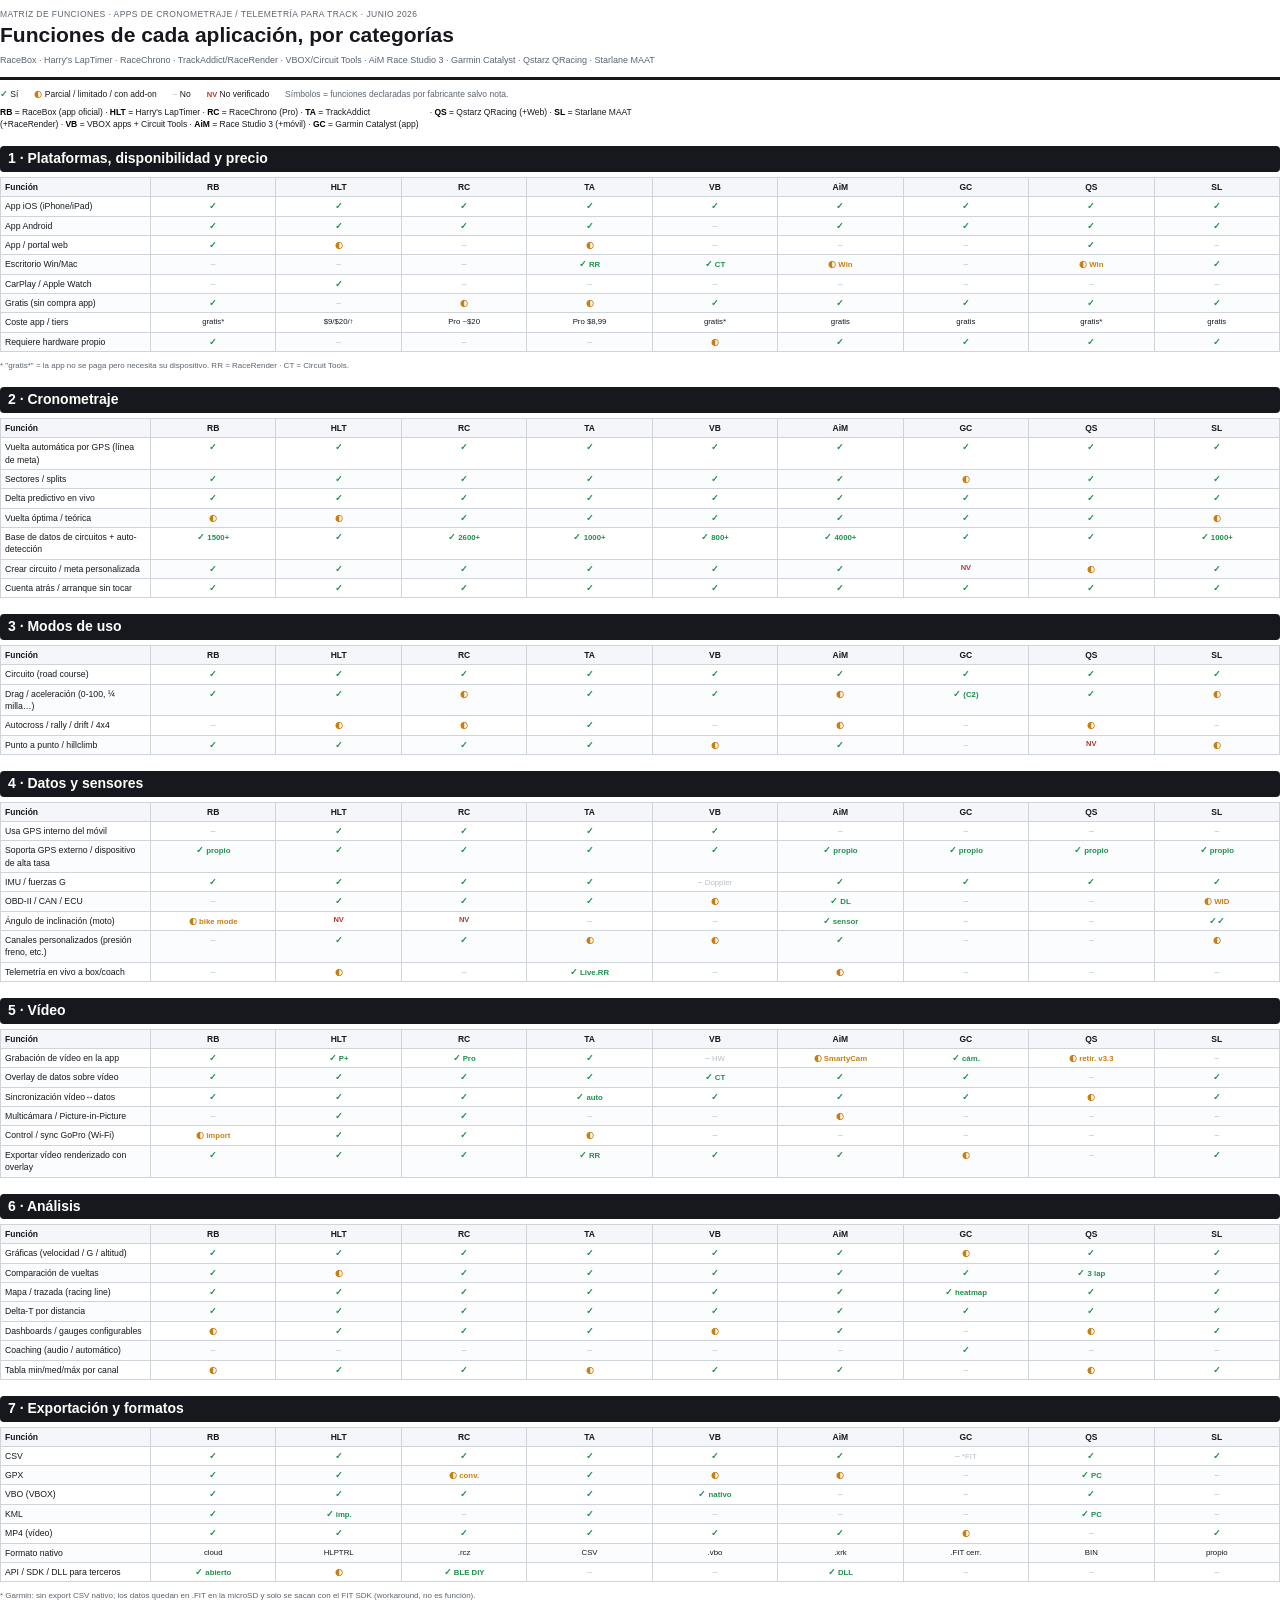
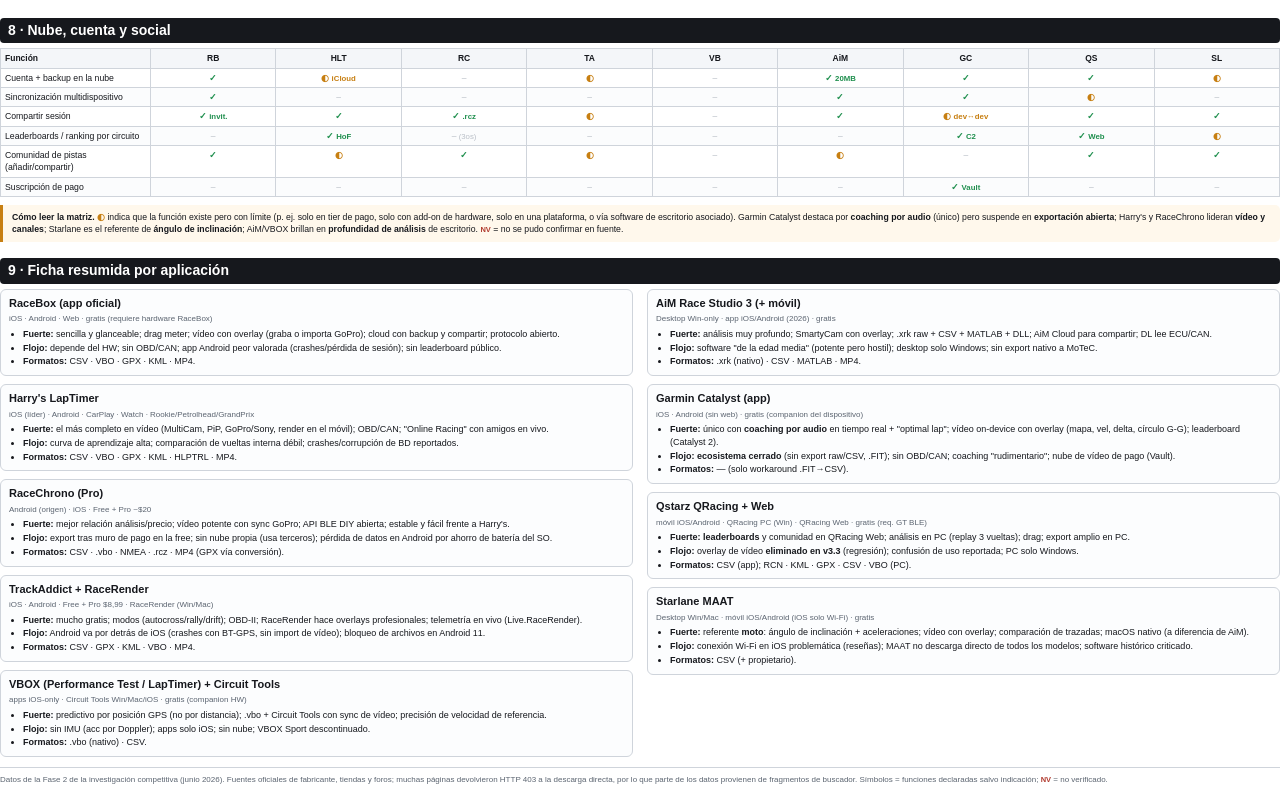
<file: research/matriz-funciones-apps-track.html>
<!doctype html>
<html lang="es">
<head>
<meta charset="utf-8">
<title>Matriz de funciones — Apps de cronometraje/telemetría para track</title>
<style>
  @page{ size:A4 landscape; margin:11mm 9mm 13mm; }
  :root{ --ink:#16181d; --mut:#5b6470; --line:#cfd4db; --soft:#f4f6f9; --yes:#1f8f4e; --no:#c0392b; --part:#c77f12; --blue:#1f5fbf; }
  *{box-sizing:border-box;}
  body{margin:0;color:var(--ink);font-family:-apple-system,"Segoe UI",Roboto,Helvetica,Arial,sans-serif;font-size:9px;line-height:1.42;}
  h1{font-size:21px;margin:0 0 4px;}
  h2{font-size:14px;margin:16px 0 5px;padding:3px 8px;background:var(--ink);color:#fff;border-radius:4px;}
  h3{font-size:11px;margin:12px 0 4px;}
  p{margin:4px 0;}
  small,.mut{color:var(--mut);}
  .cover{border-bottom:3px solid var(--ink);padding:8px 0 10px;margin-bottom:8px;}
  table{border-collapse:collapse;width:100%;margin:4px 0 8px;table-layout:fixed;}
  th,td{border:1px solid var(--line);padding:3px 4px;vertical-align:top;}
  th{background:var(--soft);font-weight:700;font-size:8.5px;text-align:center;}
  td.feat{text-align:left;font-size:8.7px;width:150px;}
  td{text-align:center;font-size:8.5px;}
  thead th:first-child{text-align:left;width:150px;}
  tr:nth-child(even) td{background:#fbfcfd;}
  .y{color:var(--yes);font-weight:700;}
  .n{color:#b9bfc7;}
  .p{color:var(--part);font-weight:700;}
  .nv{color:#b03a2e;font-size:7.5px;font-weight:700;}
  .legend{display:flex;gap:16px;flex-wrap:wrap;font-size:8.5px;margin:6px 0;}
  .apps{font-size:8.5px;columns:3;margin:4px 0;}
  .apps b{color:#000;}
  .note{border-left:3px solid var(--part);background:#fff8ec;padding:6px 9px;margin:6px 0;border-radius:0 5px 5px 0;font-size:8.7px;}
  .pagebreak{page-break-before:always;}
  .cell-txt{font-size:7.8px;}
  .fichas{column-count:2;column-gap:14px;}
  .ficha{break-inside:avoid;border:1px solid var(--line);border-radius:6px;padding:6px 8px;margin:0 0 8px;background:#fcfdfe;}
  .ficha h3{margin:0 0 2px;}
  .ficha .meta{font-size:8px;color:var(--mut);}
  .ficha ul{margin:3px 0 0;padding-left:14px;} .ficha li{margin:1px 0;}
</style>
</head>
<body>

<div class="cover">
  <div style="font-size:8.5px;color:var(--mut);letter-spacing:.05em">MATRIZ DE FUNCIONES · APPS DE CRONOMETRAJE / TELEMETRÍA PARA TRACK · JUNIO 2026</div>
  <h1>Funciones de cada aplicación, por categorías</h1>
  <div class="mut">RaceBox · Harry's LapTimer · RaceChrono · TrackAddict/RaceRender · VBOX/Circuit Tools · AiM Race Studio 3 · Garmin Catalyst · Qstarz QRacing · Starlane MAAT</div>
</div>

<div class="legend">
  <span><span class="y">✓</span> Sí</span>
  <span><span class="p">◐</span> Parcial / limitado / con add-on</span>
  <span><span class="n">–</span> No</span>
  <span><span class="nv">NV</span> No verificado</span>
  <span class="mut">Símbolos = funciones declaradas por fabricante salvo nota.</span>
</div>
<div class="apps">
  <span><b>RB</b> = RaceBox (app oficial)</span> ·
  <span><b>HLT</b> = Harry's LapTimer</span> ·
  <span><b>RC</b> = RaceChrono (Pro)</span> ·
  <span><b>TA</b> = TrackAddict (+RaceRender)</span> ·
  <span><b>VB</b> = VBOX apps + Circuit Tools</span> ·
  <span><b>AiM</b> = Race Studio 3 (+móvil)</span> ·
  <span><b>GC</b> = Garmin Catalyst (app)</span> ·
  <span><b>QS</b> = Qstarz QRacing (+Web)</span> ·
  <span><b>SL</b> = Starlane MAAT</span>
</div>

<!-- 1 PLATAFORMAS -->
<h2>1 · Plataformas, disponibilidad y precio</h2>
<table>
<thead><tr><th>Función</th><th>RB</th><th>HLT</th><th>RC</th><th>TA</th><th>VB</th><th>AiM</th><th>GC</th><th>QS</th><th>SL</th></tr></thead>
<tbody>
<tr><td class="feat">App iOS (iPhone/iPad)</td><td class="y">✓</td><td class="y">✓</td><td class="y">✓</td><td class="y">✓</td><td class="y">✓</td><td class="y">✓</td><td class="y">✓</td><td class="y">✓</td><td class="y">✓</td></tr>
<tr><td class="feat">App Android</td><td class="y">✓</td><td class="y">✓</td><td class="y">✓</td><td class="y">✓</td><td class="n">–</td><td class="y">✓</td><td class="y">✓</td><td class="y">✓</td><td class="y">✓</td></tr>
<tr><td class="feat">App / portal web</td><td class="y">✓</td><td class="p">◐</td><td class="n">–</td><td class="p">◐</td><td class="n">–</td><td class="n">–</td><td class="n">–</td><td class="y">✓</td><td class="n">–</td></tr>
<tr><td class="feat">Escritorio Win/Mac</td><td class="n">–</td><td class="n">–</td><td class="n">–</td><td class="y">✓<span class="cell-txt"> RR</span></td><td class="y">✓<span class="cell-txt"> CT</span></td><td class="p">◐<span class="cell-txt"> Win</span></td><td class="n">–</td><td class="p">◐<span class="cell-txt"> Win</span></td><td class="y">✓</td></tr>
<tr><td class="feat">CarPlay / Apple Watch</td><td class="n">–</td><td class="y">✓</td><td class="n">–</td><td class="n">–</td><td class="n">–</td><td class="n">–</td><td class="n">–</td><td class="n">–</td><td class="n">–</td></tr>
<tr><td class="feat">Gratis (sin compra app)</td><td class="y">✓</td><td class="n">–</td><td class="p">◐</td><td class="p">◐</td><td class="y">✓</td><td class="y">✓</td><td class="y">✓</td><td class="y">✓</td><td class="y">✓</td></tr>
<tr><td class="feat">Coste app / tiers</td><td class="cell-txt">gratis*</td><td class="cell-txt">$9/$20/↑</td><td class="cell-txt">Pro ~$20</td><td class="cell-txt">Pro $8,99</td><td class="cell-txt">gratis*</td><td class="cell-txt">gratis</td><td class="cell-txt">gratis</td><td class="cell-txt">gratis*</td><td class="cell-txt">gratis</td></tr>
<tr><td class="feat">Requiere hardware propio</td><td class="y">✓</td><td class="n">–</td><td class="n">–</td><td class="n">–</td><td class="p">◐</td><td class="y">✓</td><td class="y">✓</td><td class="y">✓</td><td class="y">✓</td></tr>
</tbody>
</table>
<p class="mut" style="font-size:8px">* "gratis*" = la app no se paga pero necesita su dispositivo. RR = RaceRender · CT = Circuit Tools.</p>

<!-- 2 CRONOMETRAJE -->
<h2>2 · Cronometraje</h2>
<table>
<thead><tr><th>Función</th><th>RB</th><th>HLT</th><th>RC</th><th>TA</th><th>VB</th><th>AiM</th><th>GC</th><th>QS</th><th>SL</th></tr></thead>
<tbody>
<tr><td class="feat">Vuelta automática por GPS (línea de meta)</td><td class="y">✓</td><td class="y">✓</td><td class="y">✓</td><td class="y">✓</td><td class="y">✓</td><td class="y">✓</td><td class="y">✓</td><td class="y">✓</td><td class="y">✓</td></tr>
<tr><td class="feat">Sectores / splits</td><td class="y">✓</td><td class="y">✓</td><td class="y">✓</td><td class="y">✓</td><td class="y">✓</td><td class="y">✓</td><td class="p">◐</td><td class="y">✓</td><td class="y">✓</td></tr>
<tr><td class="feat">Delta predictivo en vivo</td><td class="y">✓</td><td class="y">✓</td><td class="y">✓</td><td class="y">✓</td><td class="y">✓</td><td class="y">✓</td><td class="y">✓</td><td class="y">✓</td><td class="y">✓</td></tr>
<tr><td class="feat">Vuelta óptima / teórica</td><td class="p">◐</td><td class="p">◐</td><td class="y">✓</td><td class="y">✓</td><td class="y">✓</td><td class="y">✓</td><td class="y">✓</td><td class="y">✓</td><td class="p">◐</td></tr>
<tr><td class="feat">Base de datos de circuitos + auto-detección</td><td class="y">✓<span class="cell-txt"> 1500+</span></td><td class="y">✓</td><td class="y">✓<span class="cell-txt"> 2600+</span></td><td class="y">✓<span class="cell-txt"> 1000+</span></td><td class="y">✓<span class="cell-txt"> 800+</span></td><td class="y">✓<span class="cell-txt"> 4000+</span></td><td class="y">✓</td><td class="y">✓</td><td class="y">✓<span class="cell-txt"> 1000+</span></td></tr>
<tr><td class="feat">Crear circuito / meta personalizada</td><td class="y">✓</td><td class="y">✓</td><td class="y">✓</td><td class="y">✓</td><td class="y">✓</td><td class="y">✓</td><td class="nv">NV</td><td class="p">◐</td><td class="y">✓</td></tr>
<tr><td class="feat">Cuenta atrás / arranque sin tocar</td><td class="y">✓</td><td class="y">✓</td><td class="y">✓</td><td class="y">✓</td><td class="y">✓</td><td class="y">✓</td><td class="y">✓</td><td class="y">✓</td><td class="y">✓</td></tr>
</tbody>
</table>

<!-- 3 MODOS -->
<h2>3 · Modos de uso</h2>
<table>
<thead><tr><th>Función</th><th>RB</th><th>HLT</th><th>RC</th><th>TA</th><th>VB</th><th>AiM</th><th>GC</th><th>QS</th><th>SL</th></tr></thead>
<tbody>
<tr><td class="feat">Circuito (road course)</td><td class="y">✓</td><td class="y">✓</td><td class="y">✓</td><td class="y">✓</td><td class="y">✓</td><td class="y">✓</td><td class="y">✓</td><td class="y">✓</td><td class="y">✓</td></tr>
<tr><td class="feat">Drag / aceleración (0-100, ¼ milla…)</td><td class="y">✓</td><td class="y">✓</td><td class="p">◐</td><td class="y">✓</td><td class="y">✓</td><td class="p">◐</td><td class="y">✓<span class="cell-txt"> (C2)</span></td><td class="y">✓</td><td class="p">◐</td></tr>
<tr><td class="feat">Autocross / rally / drift / 4x4</td><td class="n">–</td><td class="p">◐</td><td class="p">◐</td><td class="y">✓</td><td class="n">–</td><td class="p">◐</td><td class="n">–</td><td class="p">◐</td><td class="n">–</td></tr>
<tr><td class="feat">Punto a punto / hillclimb</td><td class="y">✓</td><td class="y">✓</td><td class="y">✓</td><td class="y">✓</td><td class="p">◐</td><td class="y">✓</td><td class="n">–</td><td class="nv">NV</td><td class="p">◐</td></tr>
</tbody>
</table>

<!-- 4 SENSORES -->
<h2 class="pagebreak">4 · Datos y sensores</h2>
<table>
<thead><tr><th>Función</th><th>RB</th><th>HLT</th><th>RC</th><th>TA</th><th>VB</th><th>AiM</th><th>GC</th><th>QS</th><th>SL</th></tr></thead>
<tbody>
<tr><td class="feat">Usa GPS interno del móvil</td><td class="n">–</td><td class="y">✓</td><td class="y">✓</td><td class="y">✓</td><td class="y">✓</td><td class="n">–</td><td class="n">–</td><td class="n">–</td><td class="n">–</td></tr>
<tr><td class="feat">Soporta GPS externo / dispositivo de alta tasa</td><td class="y">✓<span class="cell-txt"> propio</span></td><td class="y">✓</td><td class="y">✓</td><td class="y">✓</td><td class="y">✓</td><td class="y">✓<span class="cell-txt"> propio</span></td><td class="y">✓<span class="cell-txt"> propio</span></td><td class="y">✓<span class="cell-txt"> propio</span></td><td class="y">✓<span class="cell-txt"> propio</span></td></tr>
<tr><td class="feat">IMU / fuerzas G</td><td class="y">✓</td><td class="y">✓</td><td class="y">✓</td><td class="y">✓</td><td class="n">–<span class="cell-txt"> Doppler</span></td><td class="y">✓</td><td class="y">✓</td><td class="y">✓</td><td class="y">✓</td></tr>
<tr><td class="feat">OBD-II / CAN / ECU</td><td class="n">–</td><td class="y">✓</td><td class="y">✓</td><td class="y">✓</td><td class="p">◐</td><td class="y">✓<span class="cell-txt"> DL</span></td><td class="n">–</td><td class="n">–</td><td class="p">◐<span class="cell-txt"> WID</span></td></tr>
<tr><td class="feat">Ángulo de inclinación (moto)</td><td class="p">◐<span class="cell-txt"> bike mode</span></td><td class="nv">NV</td><td class="nv">NV</td><td class="n">–</td><td class="n">–</td><td class="y">✓<span class="cell-txt"> sensor</span></td><td class="n">–</td><td class="n">–</td><td class="y">✓✓</td></tr>
<tr><td class="feat">Canales personalizados (presión freno, etc.)</td><td class="n">–</td><td class="y">✓</td><td class="y">✓</td><td class="p">◐</td><td class="p">◐</td><td class="y">✓</td><td class="n">–</td><td class="n">–</td><td class="p">◐</td></tr>
<tr><td class="feat">Telemetría en vivo a box/coach</td><td class="n">–</td><td class="p">◐</td><td class="n">–</td><td class="y">✓<span class="cell-txt"> Live.RR</span></td><td class="n">–</td><td class="p">◐</td><td class="n">–</td><td class="n">–</td><td class="n">–</td></tr>
</tbody>
</table>

<!-- 5 VIDEO -->
<h2>5 · Vídeo</h2>
<table>
<thead><tr><th>Función</th><th>RB</th><th>HLT</th><th>RC</th><th>TA</th><th>VB</th><th>AiM</th><th>GC</th><th>QS</th><th>SL</th></tr></thead>
<tbody>
<tr><td class="feat">Grabación de vídeo en la app</td><td class="y">✓</td><td class="y">✓<span class="cell-txt"> P+</span></td><td class="y">✓<span class="cell-txt"> Pro</span></td><td class="y">✓</td><td class="n">–<span class="cell-txt"> HW</span></td><td class="p">◐<span class="cell-txt"> SmartyCam</span></td><td class="y">✓<span class="cell-txt"> cám.</span></td><td class="p">◐<span class="cell-txt"> retir. v3.3</span></td><td class="n">–</td></tr>
<tr><td class="feat">Overlay de datos sobre vídeo</td><td class="y">✓</td><td class="y">✓</td><td class="y">✓</td><td class="y">✓</td><td class="y">✓<span class="cell-txt"> CT</span></td><td class="y">✓</td><td class="y">✓</td><td class="n">–</td><td class="y">✓</td></tr>
<tr><td class="feat">Sincronización vídeo↔datos</td><td class="y">✓</td><td class="y">✓</td><td class="y">✓</td><td class="y">✓<span class="cell-txt"> auto</span></td><td class="y">✓</td><td class="y">✓</td><td class="y">✓</td><td class="p">◐</td><td class="y">✓</td></tr>
<tr><td class="feat">Multicámara / Picture-in-Picture</td><td class="n">–</td><td class="y">✓</td><td class="y">✓</td><td class="n">–</td><td class="n">–</td><td class="p">◐</td><td class="n">–</td><td class="n">–</td><td class="n">–</td></tr>
<tr><td class="feat">Control / sync GoPro (Wi-Fi)</td><td class="p">◐<span class="cell-txt"> import</span></td><td class="y">✓</td><td class="y">✓</td><td class="p">◐</td><td class="n">–</td><td class="n">–</td><td class="n">–</td><td class="n">–</td><td class="n">–</td></tr>
<tr><td class="feat">Exportar vídeo renderizado con overlay</td><td class="y">✓</td><td class="y">✓</td><td class="y">✓</td><td class="y">✓<span class="cell-txt"> RR</span></td><td class="y">✓</td><td class="y">✓</td><td class="p">◐</td><td class="n">–</td><td class="y">✓</td></tr>
</tbody>
</table>

<!-- 6 ANALISIS -->
<h2>6 · Análisis</h2>
<table>
<thead><tr><th>Función</th><th>RB</th><th>HLT</th><th>RC</th><th>TA</th><th>VB</th><th>AiM</th><th>GC</th><th>QS</th><th>SL</th></tr></thead>
<tbody>
<tr><td class="feat">Gráficas (velocidad / G / altitud)</td><td class="y">✓</td><td class="y">✓</td><td class="y">✓</td><td class="y">✓</td><td class="y">✓</td><td class="y">✓</td><td class="p">◐</td><td class="y">✓</td><td class="y">✓</td></tr>
<tr><td class="feat">Comparación de vueltas</td><td class="y">✓</td><td class="p">◐</td><td class="y">✓</td><td class="y">✓</td><td class="y">✓</td><td class="y">✓</td><td class="y">✓</td><td class="y">✓<span class="cell-txt"> 3 lap</span></td><td class="y">✓</td></tr>
<tr><td class="feat">Mapa / trazada (racing line)</td><td class="y">✓</td><td class="y">✓</td><td class="y">✓</td><td class="y">✓</td><td class="y">✓</td><td class="y">✓</td><td class="y">✓<span class="cell-txt"> heatmap</span></td><td class="y">✓</td><td class="y">✓</td></tr>
<tr><td class="feat">Delta-T por distancia</td><td class="y">✓</td><td class="y">✓</td><td class="y">✓</td><td class="y">✓</td><td class="y">✓</td><td class="y">✓</td><td class="y">✓</td><td class="y">✓</td><td class="y">✓</td></tr>
<tr><td class="feat">Dashboards / gauges configurables</td><td class="p">◐</td><td class="y">✓</td><td class="y">✓</td><td class="y">✓</td><td class="p">◐</td><td class="y">✓</td><td class="n">–</td><td class="p">◐</td><td class="y">✓</td></tr>
<tr><td class="feat">Coaching (audio / automático)</td><td class="n">–</td><td class="n">–</td><td class="n">–</td><td class="n">–</td><td class="n">–</td><td class="n">–</td><td class="y">✓</td><td class="n">–</td><td class="n">–</td></tr>
<tr><td class="feat">Tabla min/med/máx por canal</td><td class="p">◐</td><td class="y">✓</td><td class="y">✓</td><td class="p">◐</td><td class="y">✓</td><td class="y">✓</td><td class="n">–</td><td class="p">◐</td><td class="y">✓</td></tr>
</tbody>
</table>

<!-- 7 EXPORT -->
<h2 class="pagebreak">7 · Exportación y formatos</h2>
<table>
<thead><tr><th>Función</th><th>RB</th><th>HLT</th><th>RC</th><th>TA</th><th>VB</th><th>AiM</th><th>GC</th><th>QS</th><th>SL</th></tr></thead>
<tbody>
<tr><td class="feat">CSV</td><td class="y">✓</td><td class="y">✓</td><td class="y">✓</td><td class="y">✓</td><td class="y">✓</td><td class="y">✓</td><td class="n">–<span class="cell-txt"> *FIT</span></td><td class="y">✓</td><td class="y">✓</td></tr>
<tr><td class="feat">GPX</td><td class="y">✓</td><td class="y">✓</td><td class="p">◐<span class="cell-txt"> conv.</span></td><td class="y">✓</td><td class="p">◐</td><td class="p">◐</td><td class="n">–</td><td class="y">✓<span class="cell-txt"> PC</span></td><td class="n">–</td></tr>
<tr><td class="feat">VBO (VBOX)</td><td class="y">✓</td><td class="y">✓</td><td class="y">✓</td><td class="y">✓</td><td class="y">✓<span class="cell-txt"> nativo</span></td><td class="n">–</td><td class="n">–</td><td class="y">✓</td><td class="n">–</td></tr>
<tr><td class="feat">KML</td><td class="y">✓</td><td class="y">✓<span class="cell-txt"> imp.</span></td><td class="n">–</td><td class="y">✓</td><td class="n">–</td><td class="n">–</td><td class="n">–</td><td class="y">✓<span class="cell-txt"> PC</span></td><td class="n">–</td></tr>
<tr><td class="feat">MP4 (vídeo)</td><td class="y">✓</td><td class="y">✓</td><td class="y">✓</td><td class="y">✓</td><td class="y">✓</td><td class="y">✓</td><td class="p">◐</td><td class="n">–</td><td class="y">✓</td></tr>
<tr><td class="feat">Formato nativo</td><td class="cell-txt">cloud</td><td class="cell-txt">HLPTRL</td><td class="cell-txt">.rcz</td><td class="cell-txt">CSV</td><td class="cell-txt">.vbo</td><td class="cell-txt">.xrk</td><td class="cell-txt">.FIT cerr.</td><td class="cell-txt">BIN</td><td class="cell-txt">propio</td></tr>
<tr><td class="feat">API / SDK / DLL para terceros</td><td class="y">✓<span class="cell-txt"> abierto</span></td><td class="p">◐</td><td class="y">✓<span class="cell-txt"> BLE DIY</span></td><td class="n">–</td><td class="n">–</td><td class="y">✓<span class="cell-txt"> DLL</span></td><td class="n">–</td><td class="n">–</td><td class="n">–</td></tr>
</tbody>
</table>
<p class="mut" style="font-size:8px">* Garmin: sin export CSV nativo; los datos quedan en .FIT en la microSD y solo se sacan con el FIT SDK (workaround, no es función).</p>

<!-- 8 NUBE -->
<h2>8 · Nube, cuenta y social</h2>
<table>
<thead><tr><th>Función</th><th>RB</th><th>HLT</th><th>RC</th><th>TA</th><th>VB</th><th>AiM</th><th>GC</th><th>QS</th><th>SL</th></tr></thead>
<tbody>
<tr><td class="feat">Cuenta + backup en la nube</td><td class="y">✓</td><td class="p">◐<span class="cell-txt"> iCloud</span></td><td class="n">–</td><td class="p">◐</td><td class="n">–</td><td class="y">✓<span class="cell-txt"> 20MB</span></td><td class="y">✓</td><td class="y">✓</td><td class="p">◐</td></tr>
<tr><td class="feat">Sincronización multidispositivo</td><td class="y">✓</td><td class="n">–</td><td class="n">–</td><td class="n">–</td><td class="n">–</td><td class="y">✓</td><td class="y">✓</td><td class="p">◐</td><td class="n">–</td></tr>
<tr><td class="feat">Compartir sesión</td><td class="y">✓<span class="cell-txt"> invit.</span></td><td class="y">✓</td><td class="y">✓<span class="cell-txt"> .rcz</span></td><td class="p">◐</td><td class="n">–</td><td class="y">✓</td><td class="p">◐<span class="cell-txt"> dev↔dev</span></td><td class="y">✓</td><td class="y">✓</td></tr>
<tr><td class="feat">Leaderboards / ranking por circuito</td><td class="n">–</td><td class="y">✓<span class="cell-txt"> HoF</span></td><td class="n">–<span class="cell-txt"> (3os)</span></td><td class="n">–</td><td class="n">–</td><td class="n">–</td><td class="y">✓<span class="cell-txt"> C2</span></td><td class="y">✓<span class="cell-txt"> Web</span></td><td class="p">◐</td></tr>
<tr><td class="feat">Comunidad de pistas (añadir/compartir)</td><td class="y">✓</td><td class="p">◐</td><td class="y">✓</td><td class="p">◐</td><td class="n">–</td><td class="p">◐</td><td class="n">–</td><td class="y">✓</td><td class="y">✓</td></tr>
<tr><td class="feat">Suscripción de pago</td><td class="n">–</td><td class="n">–</td><td class="n">–</td><td class="n">–</td><td class="n">–</td><td class="n">–</td><td class="y">✓<span class="cell-txt"> Vault</span></td><td class="n">–</td><td class="n">–</td></tr>
</tbody>
</table>

<div class="note">
<b>Cómo leer la matriz.</b> <span class="p">◐</span> indica que la función existe pero con límite (p. ej. solo en tier de pago, solo con add-on de hardware, solo en una plataforma, o vía software de escritorio asociado). Garmin Catalyst destaca por <b>coaching por audio</b> (único) pero suspende en <b>exportación abierta</b>; Harry's y RaceChrono lideran <b>vídeo y canales</b>; Starlane es el referente de <b>ángulo de inclinación</b>; AiM/VBOX brillan en <b>profundidad de análisis</b> de escritorio. <span class="nv">NV</span> = no se pudo confirmar en fuente.
</div>

<!-- FICHAS -->
<h2 class="pagebreak">9 · Ficha resumida por aplicación</h2>
<div class="fichas">

<div class="ficha"><h3>RaceBox (app oficial)</h3>
<div class="meta">iOS · Android · Web · gratis (requiere hardware RaceBox)</div>
<ul>
<li><b>Fuerte:</b> sencilla y glanceable; drag meter; vídeo con overlay (graba o importa GoPro); cloud con backup y compartir; protocolo abierto.</li>
<li><b>Flojo:</b> depende del HW; sin OBD/CAN; app Android peor valorada (crashes/pérdida de sesión); sin leaderboard público.</li>
<li><b>Formatos:</b> CSV · VBO · GPX · KML · MP4.</li>
</ul></div>

<div class="ficha"><h3>Harry's LapTimer</h3>
<div class="meta">iOS (líder) · Android · CarPlay · Watch · Rookie/Petrolhead/GrandPrix</div>
<ul>
<li><b>Fuerte:</b> el más completo en vídeo (MultiCam, PiP, GoPro/Sony, render en el móvil); OBD/CAN; "Online Racing" con amigos en vivo.</li>
<li><b>Flojo:</b> curva de aprendizaje alta; comparación de vueltas interna débil; crashes/corrupción de BD reportados.</li>
<li><b>Formatos:</b> CSV · VBO · GPX · KML · HLPTRL · MP4.</li>
</ul></div>

<div class="ficha"><h3>RaceChrono (Pro)</h3>
<div class="meta">Android (origen) · iOS · Free + Pro ~$20</div>
<ul>
<li><b>Fuerte:</b> mejor relación análisis/precio; vídeo potente con sync GoPro; API BLE DIY abierta; estable y fácil frente a Harry's.</li>
<li><b>Flojo:</b> export tras muro de pago en la free; sin nube propia (usa terceros); pérdida de datos en Android por ahorro de batería del SO.</li>
<li><b>Formatos:</b> CSV · .vbo · NMEA · .rcz · MP4 (GPX vía conversión).</li>
</ul></div>

<div class="ficha"><h3>TrackAddict + RaceRender</h3>
<div class="meta">iOS · Android · Free + Pro $8,99 · RaceRender (Win/Mac)</div>
<ul>
<li><b>Fuerte:</b> mucho gratis; modos (autocross/rally/drift); OBD-II; RaceRender hace overlays profesionales; telemetría en vivo (Live.RaceRender).</li>
<li><b>Flojo:</b> Android va por detrás de iOS (crashes con BT-GPS, sin import de vídeo); bloqueo de archivos en Android 11.</li>
<li><b>Formatos:</b> CSV · GPX · KML · VBO · MP4.</li>
</ul></div>

<div class="ficha"><h3>VBOX (Performance Test / LapTimer) + Circuit Tools</h3>
<div class="meta">apps iOS-only · Circuit Tools Win/Mac/iOS · gratis (companion HW)</div>
<ul>
<li><b>Fuerte:</b> predictivo por posición GPS (no por distancia); .vbo + Circuit Tools con sync de vídeo; precisión de velocidad de referencia.</li>
<li><b>Flojo:</b> sin IMU (acc por Doppler); apps solo iOS; sin nube; VBOX Sport descontinuado.</li>
<li><b>Formatos:</b> .vbo (nativo) · CSV.</li>
</ul></div>

<div class="ficha"><h3>AiM Race Studio 3 (+ móvil)</h3>
<div class="meta">Desktop Win-only · app iOS/Android (2026) · gratis</div>
<ul>
<li><b>Fuerte:</b> análisis muy profundo; SmartyCam con overlay; .xrk raw + CSV + MATLAB + DLL; AiM Cloud para compartir; DL lee ECU/CAN.</li>
<li><b>Flojo:</b> software "de la edad media" (potente pero hostil); desktop solo Windows; sin export nativo a MoTeC.</li>
<li><b>Formatos:</b> .xrk (nativo) · CSV · MATLAB · MP4.</li>
</ul></div>

<div class="ficha"><h3>Garmin Catalyst (app)</h3>
<div class="meta">iOS · Android (sin web) · gratis (companion del dispositivo)</div>
<ul>
<li><b>Fuerte:</b> único con <b>coaching por audio</b> en tiempo real + "optimal lap"; vídeo on-device con overlay (mapa, vel, delta, círculo G-G); leaderboard (Catalyst 2).</li>
<li><b>Flojo:</b> <b>ecosistema cerrado</b> (sin export raw/CSV, .FIT); sin OBD/CAN; coaching "rudimentario"; nube de vídeo de pago (Vault).</li>
<li><b>Formatos:</b> — (solo workaround .FIT→CSV).</li>
</ul></div>

<div class="ficha"><h3>Qstarz QRacing + Web</h3>
<div class="meta">móvil iOS/Android · QRacing PC (Win) · QRacing Web · gratis (req. GT BLE)</div>
<ul>
<li><b>Fuerte:</b> <b>leaderboards</b> y comunidad en QRacing Web; análisis en PC (replay 3 vueltas); drag; export amplio en PC.</li>
<li><b>Flojo:</b> overlay de vídeo <b>eliminado en v3.3</b> (regresión); confusión de uso reportada; PC solo Windows.</li>
<li><b>Formatos:</b> CSV (app); RCN · KML · GPX · CSV · VBO (PC).</li>
</ul></div>

<div class="ficha"><h3>Starlane MAAT</h3>
<div class="meta">Desktop Win/Mac · móvil iOS/Android (iOS solo Wi-Fi) · gratis</div>
<ul>
<li><b>Fuerte:</b> referente <b>moto</b>: ángulo de inclinación + aceleraciones; vídeo con overlay; comparación de trazadas; macOS nativo (a diferencia de AiM).</li>
<li><b>Flojo:</b> conexión Wi-Fi en iOS problemática (reseñas); MAAT no descarga directo de todos los modelos; software histórico criticado.</li>
<li><b>Formatos:</b> CSV (+ propietario).</li>
</ul></div>

</div>

<p class="mut" style="font-size:8px;margin-top:10px;border-top:1px solid var(--line);padding-top:6px">Datos de la Fase 2 de la investigación competitiva (junio 2026). Fuentes oficiales de fabricante, tiendas y foros; muchas páginas devolvieron HTTP 403 a la descarga directa, por lo que parte de los datos provienen de fragmentos de buscador. Símbolos = funciones declaradas salvo indicación; <span class="nv">NV</span> = no verificado.</p>

</body>
</html>
</file>
<file: app/app.css>
/* ===================== Trazza — estilos (rediseño function-first) ===================== */
:root{
  --asfalto:#0E0F12; --grafito:#1C1F26; --grafito-2:#15171c; --linea:#262A33;
  --hiviz:#B6FF1A; --hiviz-dim:#7fb814; --cian:#1FE0C8; --ambar:#FF9E1B;
  --rojo:#FF3B30; --blanco:#F5F7FA; --niebla:#8A93A6;
  --display:'Saira Semi Condensed','Saira','Arial Narrow',system-ui,sans-serif;
  --num:'Saira','DIN Alternate','Roboto Condensed',system-ui,sans-serif;
  --ui:'Inter',system-ui,-apple-system,'Segoe UI',Roboto,sans-serif;
}
*{box-sizing:border-box;-webkit-tap-highlight-color:transparent;}
html,body{margin:0;height:100%;}
body{background:var(--asfalto);color:var(--blanco);font-family:var(--ui);overflow:hidden;
  -webkit-user-select:none;user-select:none;overscroll-behavior:none;
  background-image:radial-gradient(130% 70% at 50% -10%, rgba(31,224,200,.07), transparent 55%),
    radial-gradient(120% 60% at 85% 8%, rgba(182,255,26,.05), transparent 50%);
  background-attachment:fixed;}
::selection{background:var(--hiviz);color:var(--asfalto);}
button{font-family:inherit;cursor:pointer;border:none;background:none;color:inherit;padding:0;}
[hidden]{display:none!important;}   /* el atributo hidden siempre gana sobre display:flex/block */

/* layout base */
.screen{position:fixed;inset:0;display:none;flex-direction:column;
  padding-top:env(safe-area-inset-top);}
.screen.active{display:flex;}
.scroll{flex:1;overflow-y:auto;-webkit-overflow-scrolling:touch;padding:6px 18px 32px;}

/* appbar */
.appbar{display:flex;align-items:center;justify-content:space-between;padding:12px 14px 8px;gap:8px;}
.appbar-title{font-family:var(--display);font-weight:700;font-size:22px;}
.appbar-spacer{width:38px;}
.brand{display:flex;align-items:center;gap:10px;}
.brand-name{font-family:var(--display);font-weight:700;font-size:24px;}
.icon-btn{width:38px;height:38px;display:flex;align-items:center;justify-content:center;border-radius:11px;}
.icon-btn:active{background:var(--grafito);}

/* kickers / labels */
.kicker{font-family:var(--num);font-weight:600;font-size:11px;letter-spacing:.2em;text-transform:uppercase;color:var(--niebla);}
.kicker.green{color:var(--hiviz);} .kicker.amber{color:var(--ambar);}
.list-head{margin:22px 2px 10px;}

/* cards */
.card{display:block;width:100%;text-align:left;border-radius:20px;padding:18px;margin-top:14px;
  background:linear-gradient(180deg, #20242c, var(--grafito) 60%);
  border:1px solid rgba(255,255,255,.055);
  box-shadow:0 1px 0 rgba(255,255,255,.04) inset, 0 10px 28px -18px rgba(0,0,0,.9);}
.card:active{filter:brightness(1.12);}
.card-head{display:flex;align-items:center;justify-content:space-between;}

/* gps card */
.fixpill{display:flex;align-items:center;gap:7px;font-family:var(--num);font-weight:700;font-size:12px;letter-spacing:.12em;color:var(--niebla);}
.fixpill .dot{width:8px;height:8px;border-radius:50%;background:var(--niebla);}
.fixpill.ok{color:var(--hiviz);} .fixpill.ok .dot{background:var(--hiviz);}
.fixpill.wait{color:var(--ambar);} .fixpill.wait .dot{background:var(--ambar);animation:pulse 1s infinite;}
.fixpill.bad{color:var(--rojo);} .fixpill.bad .dot{background:var(--rojo);}
@keyframes pulse{50%{opacity:.3;}}
.gps-main{display:flex;align-items:flex-end;justify-content:space-between;margin-top:14px;}
.gps-acc{font-family:var(--display);font-weight:700;font-size:54px;line-height:.8;font-variant-numeric:tabular-nums;}
.gps-acc::before{content:"±";color:var(--niebla);font-size:30px;vertical-align:8px;}
.gps-acc em{font-style:normal;font-family:var(--num);font-size:18px;color:var(--niebla);margin-left:4px;}
.gps-sub{display:flex;gap:22px;text-align:right;}
.gps-sub .k{display:block;font-family:var(--num);font-size:10px;letter-spacing:.16em;text-transform:uppercase;color:var(--niebla);}
.gps-sub .v{font-family:var(--display);font-weight:700;font-size:20px;font-variant-numeric:tabular-nums;}
.gps-hint{margin-top:14px;font-family:var(--num);font-size:12px;letter-spacing:.04em;color:var(--niebla);}

/* row card (meta) */
.row-card{display:flex;align-items:center;justify-content:space-between;gap:12px;}
.row-title{font-weight:600;font-size:18px;margin-top:6px;}
.row-sub{font-family:var(--num);font-size:12px;color:var(--niebla);margin-top:3px;letter-spacing:.03em;}
.chev{flex:none;}

/* CTA */
.cta{width:100%;background:var(--hiviz);border-radius:18px;padding:20px;margin-top:16px;
  display:flex;align-items:center;justify-content:center;gap:12px;
  font-family:var(--display);font-weight:700;font-size:21px;color:var(--asfalto);}
.cta:active{filter:brightness(.92);}
.cta:disabled{opacity:.32;}
.cta-reason{text-align:center;font-family:var(--num);font-size:12px;color:var(--niebla);margin-top:8px;letter-spacing:.04em;}
.ghost{flex:1;border:1.6px solid var(--hiviz);border-radius:16px;padding:15px;display:flex;align-items:center;justify-content:center;gap:9px;
  font-family:var(--display);font-weight:700;font-size:16px;color:var(--hiviz);}
.ghost.cyan{border-color:var(--cian);color:var(--cian);}
.ghost:active{background:rgba(182,255,26,.08);}

/* sessions list */
.stack{display:flex;flex-direction:column;gap:10px;}
.stack.tight{gap:7px;}
.sess{background:linear-gradient(180deg, #1e222a, var(--grafito) 70%);border:1px solid rgba(255,255,255,.05);
  border-radius:16px;padding:15px 16px;box-shadow:0 8px 22px -16px rgba(0,0,0,.85);}
.sess:active{filter:brightness(1.15);}
.sess .top{display:flex;align-items:center;justify-content:space-between;}
.sess .nm{font-weight:600;font-size:16px;}
.sess .dt{font-family:var(--num);font-size:12px;letter-spacing:.08em;color:var(--niebla);}
.sess .st{display:flex;gap:18px;margin-top:10px;}
.sess .st .k{font-family:var(--num);font-size:10px;letter-spacing:.18em;text-transform:uppercase;color:var(--niebla);}
.sess .st .v{font-family:var(--display);font-weight:700;font-size:21px;line-height:1;font-variant-numeric:tabular-nums;}
.sess .st .v.green{color:var(--hiviz);}
.empty{color:var(--niebla);font-size:14px;line-height:1.5;padding:6px 2px;}

/* map canvas */
.map-wrap{position:relative;margin-top:14px;}
.map{width:100%;height:230px;background:var(--grafito-2);border-radius:18px;display:block;border:1px solid var(--linea);touch-action:none;cursor:grab;}
.map:active{cursor:grabbing;}
.map-zoom{position:absolute;right:10px;bottom:10px;display:flex;flex-direction:column;gap:6px;}
.map-zoom button{width:34px;height:34px;border-radius:10px;border:1px solid var(--linea);background:rgba(20,22,28,.82);color:var(--blanco);font-family:var(--num);font-size:18px;font-weight:700;line-height:1;display:flex;align-items:center;justify-content:center;cursor:pointer;-webkit-backdrop-filter:blur(4px);backdrop-filter:blur(4px);}
.map-zoom button:active{background:var(--hiviz);color:#0c0d10;border-color:var(--hiviz);}
.map-legend{display:flex;gap:16px;margin-top:10px;padding:0 2px;flex-wrap:wrap;}
.map-legend span{display:flex;align-items:center;gap:6px;font-family:var(--num);font-size:11px;letter-spacing:.06em;color:var(--niebla);}

/* recordatorios */
.rem-card{margin-top:14px;}
.rem-card .rem-count{font-family:var(--num);font-size:12px;color:var(--niebla);}
.rem-list{display:flex;flex-direction:column;gap:8px;margin:10px 0 4px;}
.rem-list:empty{margin:0;}
.rem-item{display:flex;align-items:center;gap:10px;background:var(--grafito-2);border:1px solid var(--linea);border-radius:12px;padding:9px 12px;}
.rem-item .lap{flex:0 0 auto;min-width:30px;text-align:center;font-family:var(--display);font-weight:700;color:var(--hiviz);background:rgba(182,255,26,.12);border-radius:8px;padding:3px 7px;font-size:14px;}
.rem-item .tx{flex:1;color:var(--blanco);font-size:14px;overflow:hidden;text-overflow:ellipsis;}
.rem-item .del{flex:0 0 auto;background:none;border:none;color:var(--niebla);font-size:18px;cursor:pointer;line-height:1;padding:2px 4px;}
.rem-add{display:flex;gap:8px;margin-top:10px;}
.rem-add input{background:var(--grafito-2);border:1px solid var(--linea);border-radius:12px;color:var(--blanco);padding:11px 12px;font-family:var(--ui);font-size:14px;}
.rem-add input#rem-lap{width:64px;text-align:center;}
.rem-add input#rem-text{flex:1;min-width:0;}
.rem-add input:focus{outline:none;border-color:var(--hiviz);}
.rem-add .ghost{flex:0 0 auto;}

/* aviso de recordatorio en el HUD */
.hud-reminder{position:absolute;top:64px;left:14px;right:14px;z-index:30;background:var(--ambar);color:#0E0F12;border-radius:16px;padding:13px 16px;box-shadow:0 8px 26px rgba(0,0,0,.45);display:flex;flex-direction:column;gap:3px;animation:remPop .25s ease;}
.hud-reminder .rk{font-family:var(--num);font-weight:700;font-size:11px;letter-spacing:.1em;opacity:.8;}
.hud-reminder .rt{font-family:var(--display);font-weight:700;font-size:21px;line-height:1.1;}
.hud-reminder .rx{position:absolute;top:8px;right:12px;font-size:18px;opacity:.7;}
@keyframes remPop{from{transform:translateY(-12px);opacity:0;}to{transform:translateY(0);opacity:1;}}

/* récord del circuito (PB) */
.record{display:flex;align-items:baseline;gap:10px;margin-top:12px;padding:12px 16px;border-radius:16px;background:var(--grafito);border:1px solid var(--linea);flex-wrap:wrap;}
.record .tag{font-family:var(--num);font-size:11px;letter-spacing:.08em;color:var(--niebla);}
.record .t{font-family:var(--display);font-weight:700;font-size:22px;color:var(--blanco);font-variant-numeric:tabular-nums;}
.record .d{font-family:var(--num);font-size:12px;color:var(--niebla);}
.record.new{background:rgba(182,255,26,.12);border-color:rgba(182,255,26,.45);}
.record.new .tag{color:var(--hiviz);font-weight:700;}
.record.new .t{color:var(--hiviz);}
.lg{width:10px;height:10px;border-radius:50%;}
.lg-pos{background:var(--blanco);} .lg-fin{background:var(--hiviz);} .lg-rad{background:transparent;border:1.5px solid var(--cian);}

/* divider */
.divider{display:flex;align-items:center;gap:14px;margin:24px 0 12px;}
.divider::before,.divider::after{content:"";flex:1;height:1px;background:var(--linea);}
.divider span{font-family:var(--num);font-weight:600;font-size:11px;letter-spacing:.2em;text-transform:uppercase;color:var(--niebla);}

/* presets */
.preset{display:flex;align-items:center;justify-content:space-between;background:var(--grafito);border-radius:14px;padding:15px 16px;border:1.5px solid transparent;}
.preset.sel{border-color:var(--hiviz);}
.preset .nm{font-weight:600;font-size:16px;}
.preset .sub{font-family:var(--num);font-size:12px;letter-spacing:.06em;color:var(--niebla);margin-top:2px;}
.preset .tick{color:var(--hiviz);opacity:0;}
.preset.sel .tick{opacity:1;}
.mini-del{width:30px;height:30px;border-radius:9px;background:var(--asfalto);color:var(--niebla);font-size:14px;flex:none;}
.mini-del:active{background:#000;color:var(--rojo);}

/* ===== MODO TRACK (horizontal) ===== */
#track-mode{display:none;}
.tk-bar{display:flex;align-items:center;justify-content:space-between;gap:12px;padding:10px 18px;}
.tk-stats{display:flex;gap:clamp(16px,4vw,42px);}
.tk-stats .k{display:block;font-family:var(--num);font-size:clamp(9px,1.6vw,12px);letter-spacing:.12em;text-transform:uppercase;color:rgba(255,255,255,.65);}
.tk-stats b{font-family:var(--display);font-weight:700;font-size:clamp(15px,3vw,26px);font-variant-numeric:tabular-nums;color:#fff;}
.tk-fin{flex:0 0 auto;background:rgba(0,0,0,.28);border:1.5px solid rgba(255,255,255,.55);color:#fff;font-family:var(--num);font-weight:700;letter-spacing:.1em;font-size:clamp(13px,2.4vw,18px);padding:8px 18px;border-radius:12px;}
.tk-cur{text-align:center;font-family:var(--display);font-weight:700;font-variant-numeric:tabular-nums;font-size:clamp(34px,9vh,72px);line-height:1;color:#fff;margin-top:2px;}
.tk-delta{flex:1;display:flex;align-items:center;justify-content:center;font-family:var(--display);font-weight:800;font-variant-numeric:tabular-nums;font-size:clamp(56px,26vh,200px);line-height:.9;color:#fff;letter-spacing:-.02em;}
.tk-deltak{text-align:center;font-family:var(--num);font-size:clamp(11px,2vh,16px);letter-spacing:.18em;text-transform:uppercase;color:rgba(255,255,255,.7);padding-bottom:12px;}
/* colores a pantalla completa: tinte de fondo + tiempo y delta en verde/rojo */
#track-mode{background:var(--asfalto);}
#track-mode.faster{background:#10401f;}
#track-mode.slower{background:#401512;}
#track-mode.faster .tk-cur,#track-mode.faster .tk-delta{color:#4be07a;}
#track-mode.slower .tk-cur,#track-mode.slower .tk-delta{color:#ff5b4e;}
#track-mode.faster .tk-fin,#track-mode.slower .tk-fin{border-color:rgba(255,255,255,.8);}

@media (orientation:landscape){
  #screen-hud.active .hud-strip, #screen-hud.active .hud-top, #screen-hud.active .hud-body{display:none;}
  #screen-hud.active #track-mode{display:flex;flex-direction:column;height:100%;width:100%;
    padding-left:env(safe-area-inset-left);padding-right:env(safe-area-inset-right);padding-bottom:env(safe-area-inset-bottom);}
  /* el aviso de recordatorio, en horizontal, no tapa el tiempo */
  #screen-hud.active .hud-reminder{top:auto;bottom:10px;left:auto;right:14px;max-width:46%;}
}

/* constructor de circuito */
.ghost.full{width:100%;}
.bld-stats{display:flex;gap:22px;margin-top:12px;padding:0 2px;}
.bld-stats .k{display:block;font-family:var(--num);font-size:10px;letter-spacing:.16em;text-transform:uppercase;color:var(--niebla);}
.bld-stats .v{font-family:var(--display);font-weight:700;font-size:20px;font-variant-numeric:tabular-nums;}
.pills.wide{margin-top:16px;}
.pills.wide button{flex:1;text-align:center;padding:10px 0;}
.help{color:var(--niebla);font-size:13px;line-height:1.5;margin:16px 2px;}
.rec-on{background:var(--rojo) !important;color:#fff !important;}

/* dock (bottom fixed action) */
.dock{padding:12px 18px calc(env(safe-area-inset-bottom) + 14px);background:linear-gradient(to top,var(--asfalto) 60%,transparent);}
.dock .cta{margin-top:0;}

/* ===================== HUD ===================== */
.screen.hud{background:var(--asfalto);}
.hud-top{display:flex;align-items:center;gap:10px;padding:10px 16px 4px;}
.hud-lapnum{font-family:var(--num);font-weight:700;font-size:13px;letter-spacing:.18em;color:var(--niebla);}
.fixpill.sm{font-size:11px;margin-left:auto;}
.hud-fin{border:1.6px solid var(--rojo);color:var(--rojo);border-radius:999px;padding:8px 18px;font-family:var(--num);font-weight:700;font-size:13px;letter-spacing:.16em;}
.hud-fin:active{background:rgba(255,59,48,.12);}

.hud-body{flex:1;display:flex;flex-direction:column;padding:10px 20px calc(env(safe-area-inset-bottom) + 16px);}
.hud-map{width:100%;height:104px;background:var(--grafito-2);border-radius:14px;display:block;border:1px solid var(--linea);}
.hud-block{margin-top:10px;}
.hero{font-family:var(--display);font-weight:700;font-size:68px;line-height:.86;letter-spacing:-.02em;font-variant-numeric:tabular-nums;margin-top:2px;}
.hero .ms{color:var(--niebla);}

/* tira de estado (GPS/sensores/reloj) */
.hud-strip{display:flex;align-items:center;gap:7px;padding:calc(env(safe-area-inset-top) + 8px) 18px 0;font-family:var(--num);font-weight:600;font-size:11.5px;letter-spacing:.02em;color:var(--niebla);}
.hs-dot{width:7px;height:7px;border-radius:50%;background:var(--niebla);flex:none;}
.hs-dot.ok{background:var(--hiviz);} .hs-dot.wait{background:var(--ambar);} .hs-dot.bad{background:var(--rojo);}
.hs-sens{color:var(--cian);} .hs-spacer{flex:1;} #hud-clock{font-variant-numeric:tabular-nums;}
/* cabecera: MEJOR a la derecha */
.hud-top-best{margin-left:auto;display:flex;flex-direction:column;align-items:flex-end;line-height:1;gap:2px;}
.hud-top-best em{font-style:normal;font-family:var(--num);font-weight:600;font-size:9.5px;letter-spacing:.16em;color:var(--niebla);}
.hud-top-best b{font-family:var(--display);font-weight:700;font-size:18px;color:var(--hiviz);font-variant-numeric:tabular-nums;}
/* delta + previsión + última */
.delta2{display:flex;gap:14px;margin-top:14px;background:var(--grafito);border-radius:20px;padding:14px 18px;transition:background .15s;}
.delta2.good{background:rgba(182,255,26,.12);} .delta2.bad{background:rgba(255,59,48,.12);}
.d2-main{flex:1;min-width:0;}
.delta-num{font-family:var(--display);font-weight:700;font-size:50px;line-height:.85;font-variant-numeric:tabular-nums;color:var(--niebla);margin-top:4px;}
.delta-num.good{color:var(--hiviz);} .delta-num.bad{color:var(--rojo);}
.d2-side{display:flex;flex-direction:column;justify-content:center;gap:11px;flex:0 0 auto;min-width:94px;border-left:1px solid var(--linea);padding-left:14px;}
.d2-side .k{display:block;font-family:var(--num);font-weight:600;font-size:10px;letter-spacing:.09em;text-transform:uppercase;color:var(--niebla);margin-bottom:1px;}
.d2-side b{font-family:var(--display);font-weight:700;font-size:21px;font-variant-numeric:tabular-nums;color:var(--blanco);}

/* sectores HUD */
.sectors{display:flex;gap:8px;margin-top:12px;}
.sectors .sec{flex:1;background:var(--grafito);border-radius:13px;padding:9px 6px;text-align:center;border:1.5px solid transparent;}
.sectors .sec.cur{border-color:var(--ambar);}
.sectors .sec .sl{display:block;font-family:var(--num);font-weight:600;font-size:10px;letter-spacing:.16em;color:var(--niebla);}
.sectors .sec .sd{font-family:var(--display);font-weight:700;font-size:22px;font-variant-numeric:tabular-nums;color:var(--blanco);}
.sectors .sec.good .sd{color:var(--hiviz);}
.sectors .sec.warn .sd{color:var(--ambar);}
.sectors .sec.bad .sd{color:var(--rojo);}

.hud-fill{flex:1;min-height:12px;}
/* fila de datos: velocidad / inclinación / G */
.hud-data{display:flex;gap:10px;padding-top:14px;border-top:1px solid var(--linea);}
.hud-data .hd-cell{flex:1;min-width:0;display:flex;flex-direction:column;gap:3px;}
.hud-data .k{font-family:var(--num);font-weight:600;font-size:10px;letter-spacing:.1em;text-transform:uppercase;color:var(--niebla);}
.hud-data .hd-v{display:flex;align-items:baseline;gap:3px;font-family:var(--display);font-weight:700;font-size:clamp(34px,11vw,46px);line-height:.85;font-variant-numeric:tabular-nums;color:var(--blanco);}
.hud-data .hd-v.cyan{color:var(--cian);}
.hud-data .hd-v em{font-style:normal;font-size:13px;font-weight:600;color:var(--niebla);}
.hud-data .hd-sub{font-family:var(--num);font-size:11px;color:var(--niebla);}
.hud-data .hd-sub b{color:var(--blanco);font-weight:700;}

.screen.hud.flash{animation:flash .6s ease;}
@keyframes flash{0%{background:var(--hiviz);}100%{background:var(--asfalto);}}

/* ===================== Resumen ===================== */
.sum-card{margin-top:14px;}
.sum-best{font-family:var(--display);font-weight:700;font-size:58px;line-height:.85;color:var(--hiviz);font-variant-numeric:tabular-nums;margin-top:4px;}
.sum-stats{display:flex;gap:26px;margin-top:16px;}
.sum-stats.grid6{display:grid;grid-template-columns:repeat(3,1fr);gap:15px 16px;}
.sum-stats .v.cyan{color:var(--cian);}
.sum-stats .k{display:block;font-family:var(--num);font-size:10px;letter-spacing:.16em;text-transform:uppercase;color:var(--niebla);}
.sum-stats .v{font-family:var(--display);font-weight:700;font-size:22px;font-variant-numeric:tabular-nums;}
.opt-note{font-family:var(--num);font-size:11px;letter-spacing:.04em;color:var(--niebla);margin-top:10px;}
.laps-head{display:flex;align-items:center;justify-content:space-between;margin:22px 4px 10px;}
.lap{display:flex;flex-direction:column;padding:10px 14px;border-radius:12px;background:var(--grafito-2);gap:8px;}
.lap.best{background:rgba(182,255,26,.1);border:1px solid rgba(182,255,26,.4);}
.lap-top{display:flex;align-items:center;justify-content:space-between;}
.lap .ln{font-family:var(--num);font-weight:600;font-size:15px;color:var(--niebla);font-variant-numeric:tabular-nums;}
.lap.best .ln{color:var(--hiviz);font-weight:700;}
.lap .rt{display:flex;align-items:baseline;gap:12px;}
.lap-secs{display:flex;gap:6px;flex-wrap:wrap;}
.lap-secs .sc{font-family:var(--num);font-weight:600;font-size:11px;letter-spacing:.02em;color:var(--niebla);background:var(--asfalto);border-radius:7px;padding:3px 8px;font-variant-numeric:tabular-nums;}
.lap-secs .sc.good{color:var(--hiviz);} .lap-secs .sc.warn{color:var(--ambar);} .lap-secs .sc.bad{color:var(--rojo);}
.lap .lt{font-family:var(--display);font-weight:700;font-size:20px;font-variant-numeric:tabular-nums;}
.lap.best .lt{color:var(--hiviz);}
.lap .dl{font-family:var(--num);font-weight:600;font-size:13px;font-variant-numeric:tabular-nums;width:58px;text-align:right;}
.dl.worse{color:var(--rojo);} .dl.close{color:var(--ambar);} .dl.best{color:var(--hiviz);}
.export{display:flex;gap:10px;margin-top:16px;}

/* ===================== Ajustes ===================== */
.group{background:var(--grafito);border-radius:16px;overflow:hidden;}
.grow{display:flex;align-items:center;justify-content:space-between;padding:15px 16px;gap:12px;}
.grow.clickable:active{background:var(--grafito-2);}
.hr{height:1px;background:var(--asfalto);}
.g-title{font-weight:600;font-size:15px;} .g-title.danger{color:var(--rojo);}
.g-sub{font-family:var(--num);font-size:12px;color:var(--niebla);margin-top:2px;}
.stepper{display:flex;align-items:center;gap:8px;}
.stepper button{width:32px;height:32px;border-radius:9px;background:var(--asfalto);font-size:20px;font-weight:600;display:flex;align-items:center;justify-content:center;}
.stepper button:active{background:#000;}
.stepper span{font-family:var(--display);font-weight:700;font-size:18px;min-width:56px;text-align:center;font-variant-numeric:tabular-nums;}
.pills{display:flex;background:var(--asfalto);border-radius:10px;padding:3px;}
.pills button{font-family:var(--num);font-weight:600;font-size:13px;color:var(--niebla);padding:6px 14px;border-radius:8px;}
.pills button.on{color:var(--asfalto);background:var(--hiviz);font-weight:700;}
.sw{width:48px;height:28px;background:#2a2f3a;border-radius:999px;position:relative;flex:none;}
.sw i{position:absolute;top:3px;left:3px;width:22px;height:22px;border-radius:50%;background:var(--niebla);transition:.15s;}
.sw.on{background:var(--hiviz);} .sw.on i{left:auto;right:3px;background:var(--asfalto);}
.foot{color:var(--niebla);font-size:12px;text-align:center;margin-top:24px;line-height:1.5;}

/* toast */
.toast{position:fixed;left:50%;bottom:calc(env(safe-area-inset-bottom) + 24px);transform:translate(-50%,20px);
  background:var(--grafito);color:var(--blanco);padding:12px 20px;border-radius:14px;font-size:14px;font-weight:500;
  opacity:0;pointer-events:none;transition:.25s;z-index:60;border:1px solid rgba(255,255,255,.08);max-width:88vw;text-align:center;}
.toast.show{opacity:1;transform:translate(-50%,0);}

/* ===================== Análisis de tanda ===================== */
.cta.analyze{background:var(--cian);margin-top:14px;}
.cta.analyze svg{stroke:var(--asfalto);}
.an-pick{display:flex;align-items:flex-end;gap:10px;margin-top:4px;}
.an-sel{flex:1;display:flex;flex-direction:column;gap:4px;}
.an-sel .k{font-family:var(--display);font-weight:700;font-size:12px;letter-spacing:.08em;text-transform:uppercase;color:var(--niebla);}
.an-sel .k.cyan{color:var(--cian);} .an-sel .k.amber{color:var(--ambar);}
.an-sel select{appearance:none;-webkit-appearance:none;background:var(--grafito);border:1px solid var(--linea);border-radius:12px;
  color:var(--blanco);font-family:var(--num);font-weight:600;font-size:15px;padding:11px 12px;width:100%;}
.an-sel select:focus{outline:none;border-color:var(--cian);}
.an-vs{color:var(--niebla);font-family:var(--display);font-weight:700;padding-bottom:12px;}
.an-narr{margin-top:14px;padding:16px;}
.an-head{display:flex;align-items:center;justify-content:space-between;gap:10px;}
.an-head.one{justify-content:flex-start;gap:16px;}
.an-side{display:flex;flex-direction:column;gap:2px;} .an-side.r{align-items:flex-end;text-align:right;}
.an-head .k{font-family:var(--display);font-weight:700;font-size:11px;letter-spacing:.07em;text-transform:uppercase;color:var(--niebla);}
.an-head .k.cyan{color:var(--cian);} .an-head .k.amber{color:var(--ambar);}
.an-hero{font-family:var(--display);font-weight:700;font-size:26px;line-height:.95;font-variant-numeric:tabular-nums;color:var(--blanco);}
.an-hero.cyan{color:var(--cian);} .an-hero.amber{color:var(--ambar);}
.an-net{text-align:center;display:flex;flex-direction:column;gap:2px;}
.an-net b{font-family:var(--display);font-weight:800;font-size:30px;line-height:.9;font-variant-numeric:tabular-nums;}
.an-net small{font-size:10px;color:var(--niebla);letter-spacing:.04em;}
.an-net.good b{color:var(--hiviz);} .an-net.bad b{color:var(--rojo);} .an-net.flat b{color:var(--niebla);}
.an-note{font-size:12.5px;color:var(--niebla);max-width:52%;}
.an-sec-row{display:flex;gap:7px;margin-top:14px;flex-wrap:wrap;}
.an-sec{flex:1;min-width:64px;display:flex;flex-direction:column;align-items:center;gap:2px;padding:8px 4px;border-radius:11px;
  background:var(--grafito-2);border:1px solid var(--linea);font-family:var(--num);font-weight:600;font-size:14px;font-variant-numeric:tabular-nums;}
.an-sec b{font-family:var(--display);font-weight:700;font-size:11px;color:var(--niebla);letter-spacing:.05em;}
.an-sec.good{color:var(--hiviz);border-color:rgba(182,255,26,.3);} .an-sec.bad{color:var(--rojo);border-color:rgba(255,59,48,.3);}
.an-sec.flat{color:var(--niebla);}
.an-line{margin:14px 2px 0;font-size:13.5px;line-height:1.5;color:var(--blanco);}
.an-line b{color:var(--blanco);font-weight:700;}
.an-empty{color:var(--niebla);font-size:13.5px;line-height:1.5;text-align:center;padding:10px 4px;}
.an-chart-wrap{margin-top:18px;}
.an-chart-head{display:flex;align-items:center;justify-content:space-between;margin:0 2px 8px;}
.an-hint{font-size:11px;color:var(--niebla);display:flex;align-items:center;gap:4px;}
.an-hint .lg{width:10px;height:3px;border-radius:2px;display:inline-block;}
.an-chart{width:100%;height:150px;background:var(--grafito-2);border:1px solid var(--linea);border-radius:14px;display:block;}
.lap.selA{border-color:rgba(31,224,200,.55);} .lap.selB{border-color:rgba(255,158,27,.5);}
.an-tag{display:inline-block;margin-left:7px;font-family:var(--display);font-weight:800;font-size:11px;padding:1px 6px;border-radius:6px;vertical-align:middle;}
.an-tag.cyan{color:var(--asfalto);background:var(--cian);} .an-tag.amber{color:var(--asfalto);background:var(--ambar);}

/* ===================== Telemetría de sensores (inclinación + G) ===================== */
/* HUD: fila de inclinación + G, encima del bloque de velocidad */
.telemetry{display:flex;gap:10px;margin-bottom:10px;}
.tl-cell{flex:1;background:var(--grafito-2);border:1px solid var(--linea);border-radius:14px;padding:10px 12px;display:flex;flex-direction:column;gap:2px;}
.tl-num{font-family:var(--display);font-weight:700;font-size:40px;line-height:.9;color:var(--blanco);font-variant-numeric:tabular-nums;}
.tl-num em{font-style:normal;font-size:18px;color:var(--niebla);margin-left:3px;font-weight:600;}
.tl-side{font-size:11px;color:var(--niebla);letter-spacing:.04em;text-transform:uppercase;font-weight:600;}
/* Resumen: tarjeta de inclinación máx + G máx */
.imu-card{display:flex;gap:16px;}
.imu-cell{flex:1;display:flex;flex-direction:column;gap:3px;}
.imu-num{font-family:var(--display);font-weight:700;font-size:34px;line-height:.9;color:var(--blanco);font-variant-numeric:tabular-nums;}
.imu-num.cyan{color:var(--cian);}
.imu-sub{font-size:11.5px;color:var(--niebla);}

/* ===================== Garaje ===================== */
.maint-badge{flex:0 0 auto;min-width:24px;height:24px;border-radius:12px;background:var(--rojo);color:#fff;font-family:var(--display);font-weight:800;font-size:13px;display:flex;align-items:center;justify-content:center;padding:0 7px;}
.row-title.sm{font-size:16px;}
.mini-add{font-family:var(--display);font-weight:700;font-size:13px;color:var(--hiviz);background:rgba(182,255,26,.1);border-radius:9px;padding:5px 10px;}
.mini-use{flex:0 0 auto;font-family:var(--display);font-weight:700;font-size:13px;color:var(--asfalto);background:var(--cian);border-radius:9px;padding:7px 13px;}
.mini-done{font-family:var(--display);font-weight:700;font-size:12px;color:var(--hiviz);background:rgba(182,255,26,.1);border-radius:8px;padding:4px 10px;}
.setup-row{align-items:center;}
.maint{background:var(--grafito-2);border:1px solid var(--linea);border-radius:13px;padding:11px 13px;}
.maint-top{display:flex;justify-content:space-between;align-items:baseline;gap:8px;}
.maint-top .ml{font-weight:600;font-size:14.5px;}
.maint-top .mr{font-family:var(--num);font-weight:600;font-size:13px;font-variant-numeric:tabular-nums;}
.maint-top .mr.ok{color:var(--niebla);} .maint-top .mr.warn{color:var(--ambar);} .maint-top .mr.bad{color:var(--rojo);}
.mbar{height:6px;border-radius:4px;background:#0c0d10;margin:8px 0 7px;overflow:hidden;}
.mbar i{display:block;height:100%;border-radius:4px;background:var(--hiviz);}
.mbar i.warn{background:var(--ambar);} .mbar i.bad{background:var(--rojo);}
.maint-bot{display:flex;justify-content:space-between;align-items:center;font-size:12px;color:var(--niebla);}
.maint-bot .mint b{color:var(--blanco);font-family:var(--num);font-weight:700;}
.maint-bot .mint-d{width:24px;height:24px;border-radius:7px;background:var(--grafito);border:1px solid var(--linea);color:var(--blanco);font-family:var(--display);font-weight:700;font-size:15px;line-height:1;margin:0 2px;}
.maint-bot .mint-d:active{background:var(--hiviz);color:var(--asfalto);border-color:var(--hiviz);}
.bike-warn{margin-top:6px;font-size:12.5px;font-weight:600;color:var(--rojo);}

/* ===================== Preflight (antes de salir) ===================== */
.checks .chk{display:flex;align-items:center;gap:13px;padding:15px 16px;}
.checks .cx{flex:1;min-width:0;}
.checks .ct{font-weight:600;font-size:15px;}
.checks .cs{font-family:var(--num);font-size:12.5px;color:var(--niebla);margin-top:2px;}
.checks .ci{flex:0 0 auto;width:26px;height:26px;border-radius:50%;display:flex;align-items:center;justify-content:center;background:var(--asfalto);border:1.5px solid var(--linea);font-family:var(--display);font-weight:800;font-size:15px;color:var(--niebla);}
.checks .chk.ok .ci{background:rgba(182,255,26,.15);border-color:var(--hiviz);color:var(--hiviz);}
.checks .chk.ok .ci::before{content:'✓';}
.checks .chk.wait .ci{border-color:var(--ambar);color:var(--ambar);}
.checks .chk.wait .ci::before{content:'!';}
.checks .chk.bad .ci{border-color:var(--rojo);color:var(--rojo);}
.checks .chk.bad .ci::before{content:'×';}
.preset-right{display:flex;align-items:center;gap:9px;flex:none;}
.preset-rec{font-family:var(--num);font-weight:700;font-size:12px;color:var(--hiviz);background:rgba(182,255,26,.1);padding:3px 8px;border-radius:7px;white-space:nowrap;}

/* ===================== Navegación (tab bar) + rediseño app ===================== */
.appbar-tag{font-family:var(--num);font-weight:700;font-size:11px;letter-spacing:.18em;text-transform:uppercase;color:var(--niebla);background:var(--grafito);padding:5px 11px;border-radius:999px;}
.appbar-title.left{margin:0;text-align:left;flex:1;}
.tabbar{position:fixed;left:0;right:0;bottom:0;z-index:50;display:flex;gap:2px;
  background:rgba(18,20,25,.92);backdrop-filter:saturate(1.3) blur(14px);-webkit-backdrop-filter:saturate(1.3) blur(14px);
  border-top:1px solid var(--linea);padding:8px 8px calc(env(safe-area-inset-bottom) + 8px);}
.tabbar.hidden{display:none;}
.tab{flex:1;display:flex;flex-direction:column;align-items:center;gap:3px;padding:4px 0;color:var(--niebla);background:none;transition:color .15s;}
.tab svg{width:23px;height:23px;}
.tab span{font-family:var(--num);font-weight:600;font-size:10.5px;letter-spacing:.01em;}
.tab.on{color:var(--hiviz);}
.tab:active{color:var(--blanco);}
/* las pantallas raíz dejan hueco para la tab bar */
#screen-home .scroll,#screen-sessions .scroll,#screen-garage .scroll,#screen-settings .scroll{padding-bottom:calc(env(safe-area-inset-bottom) + 86px);}
/* tarjeta de opciones de pantalla (orientación + encendido) */
.screen-opts .grow{padding:13px 0;}
.screen-opts .hr{margin:0 -18px;background:var(--linea);}
/* forzar orientación en el HUD (además del bloqueo nativo cuando es PWA) */
#screen-hud[data-orient="vertical"].active .hud-top,
#screen-hud[data-orient="vertical"].active .hud-body{display:flex !important;}
#screen-hud[data-orient="vertical"].active #track-mode{display:none !important;}
#screen-hud[data-orient="horizontal"].active .hud-strip,
#screen-hud[data-orient="horizontal"].active .hud-top,
#screen-hud[data-orient="horizontal"].active .hud-body{display:none !important;}
#screen-hud[data-orient="horizontal"].active #track-mode{display:flex;flex-direction:column;height:100%;width:100%;
  padding-left:env(safe-area-inset-left);padding-right:env(safe-area-inset-right);padding-bottom:env(safe-area-inset-bottom);}
.best-row{display:flex;justify-content:space-between;align-items:center;gap:10px;background:var(--grafito-2);border:1px solid var(--linea);border-radius:12px;padding:11px 13px;}
.best-row .br-c{font-weight:600;font-size:14.5px;} .best-row .br-s{font-size:12px;color:var(--niebla);}
.best-row .br-t{font-family:var(--display);font-weight:700;font-size:20px;font-variant-numeric:tabular-nums;}
.best-row .br-t.green{color:var(--hiviz);}
.danger-ghost{border-color:rgba(255,59,48,.5);color:var(--rojo);}
/* formularios (motos / reglajes) */
.form{display:flex;flex-direction:column;gap:12px;margin-top:4px;}
.frow{display:flex;flex-direction:column;gap:5px;}
.frow>span{font-family:var(--display);font-weight:700;font-size:12px;letter-spacing:.06em;text-transform:uppercase;color:var(--niebla);}
.frow input,.frow select,.frow textarea{background:var(--grafito);border:1px solid var(--linea);border-radius:12px;color:var(--blanco);font-family:var(--ui);font-size:16px;padding:12px 13px;width:100%;}
.frow input:focus,.frow select:focus,.frow textarea:focus{outline:none;border-color:var(--hiviz);}
.frow textarea{resize:vertical;font-size:15px;}

/* ===================== Resumen de inicio (dashboard) ===================== */
.dash-card{margin-top:14px;}
.dash-grid{display:flex;gap:8px;margin-top:10px;}
.dash-grid>div{flex:1;background:var(--grafito-2);border:1px solid var(--linea);border-radius:12px;padding:10px 8px;display:flex;flex-direction:column;gap:3px;align-items:center;text-align:center;}
.dash-grid .k{font-size:10.5px;color:var(--niebla);letter-spacing:.04em;text-transform:uppercase;font-weight:600;}
.dash-grid .v{font-family:var(--display);font-weight:700;font-size:24px;line-height:.95;color:var(--blanco);font-variant-numeric:tabular-nums;}
.dash-grid .v.cyan{color:var(--cian);} .dash-grid .v.green{color:var(--hiviz);font-size:19px;}
.sess-bike{display:inline-block;margin-left:8px;font-family:var(--display);font-weight:700;font-size:11px;color:var(--cian);background:rgba(31,224,200,.1);border-radius:6px;padding:1px 7px;vertical-align:middle;}
.pills.sm{margin:14px 0 0;}
.pills.sm button{padding:9px 10px;font-size:14px;}
/* curva a curva */
.corner{display:flex;align-items:center;gap:12px;background:var(--grafito-2);border:1px solid var(--linea);border-radius:13px;padding:11px 13px;}
.corner .cn{flex:0 0 auto;width:40px;height:40px;border-radius:11px;background:rgba(31,224,200,.12);color:var(--cian);font-family:var(--display);font-weight:800;font-size:17px;display:flex;align-items:center;justify-content:center;}
.corner .cbody{flex:1;min-width:0;}
.corner .cmain{display:flex;align-items:baseline;gap:8px;}
.corner .cv{font-family:var(--display);font-weight:700;font-size:22px;font-variant-numeric:tabular-nums;color:var(--blanco);}
.corner .cv em{font-style:normal;font-size:12px;color:var(--niebla);margin-left:2px;font-weight:600;}
.corner .cl{font-size:12px;color:var(--niebla);}
.corner .csub{font-size:12px;color:var(--niebla);margin-top:2px;}
.corner .cdelta{flex:0 0 auto;font-family:var(--display);font-weight:800;font-size:18px;font-variant-numeric:tabular-nums;}
.corner .cdelta.good{color:var(--hiviz);} .corner .cdelta.bad{color:var(--rojo);} .corner .cdelta.flat{color:var(--niebla);}
</file>
